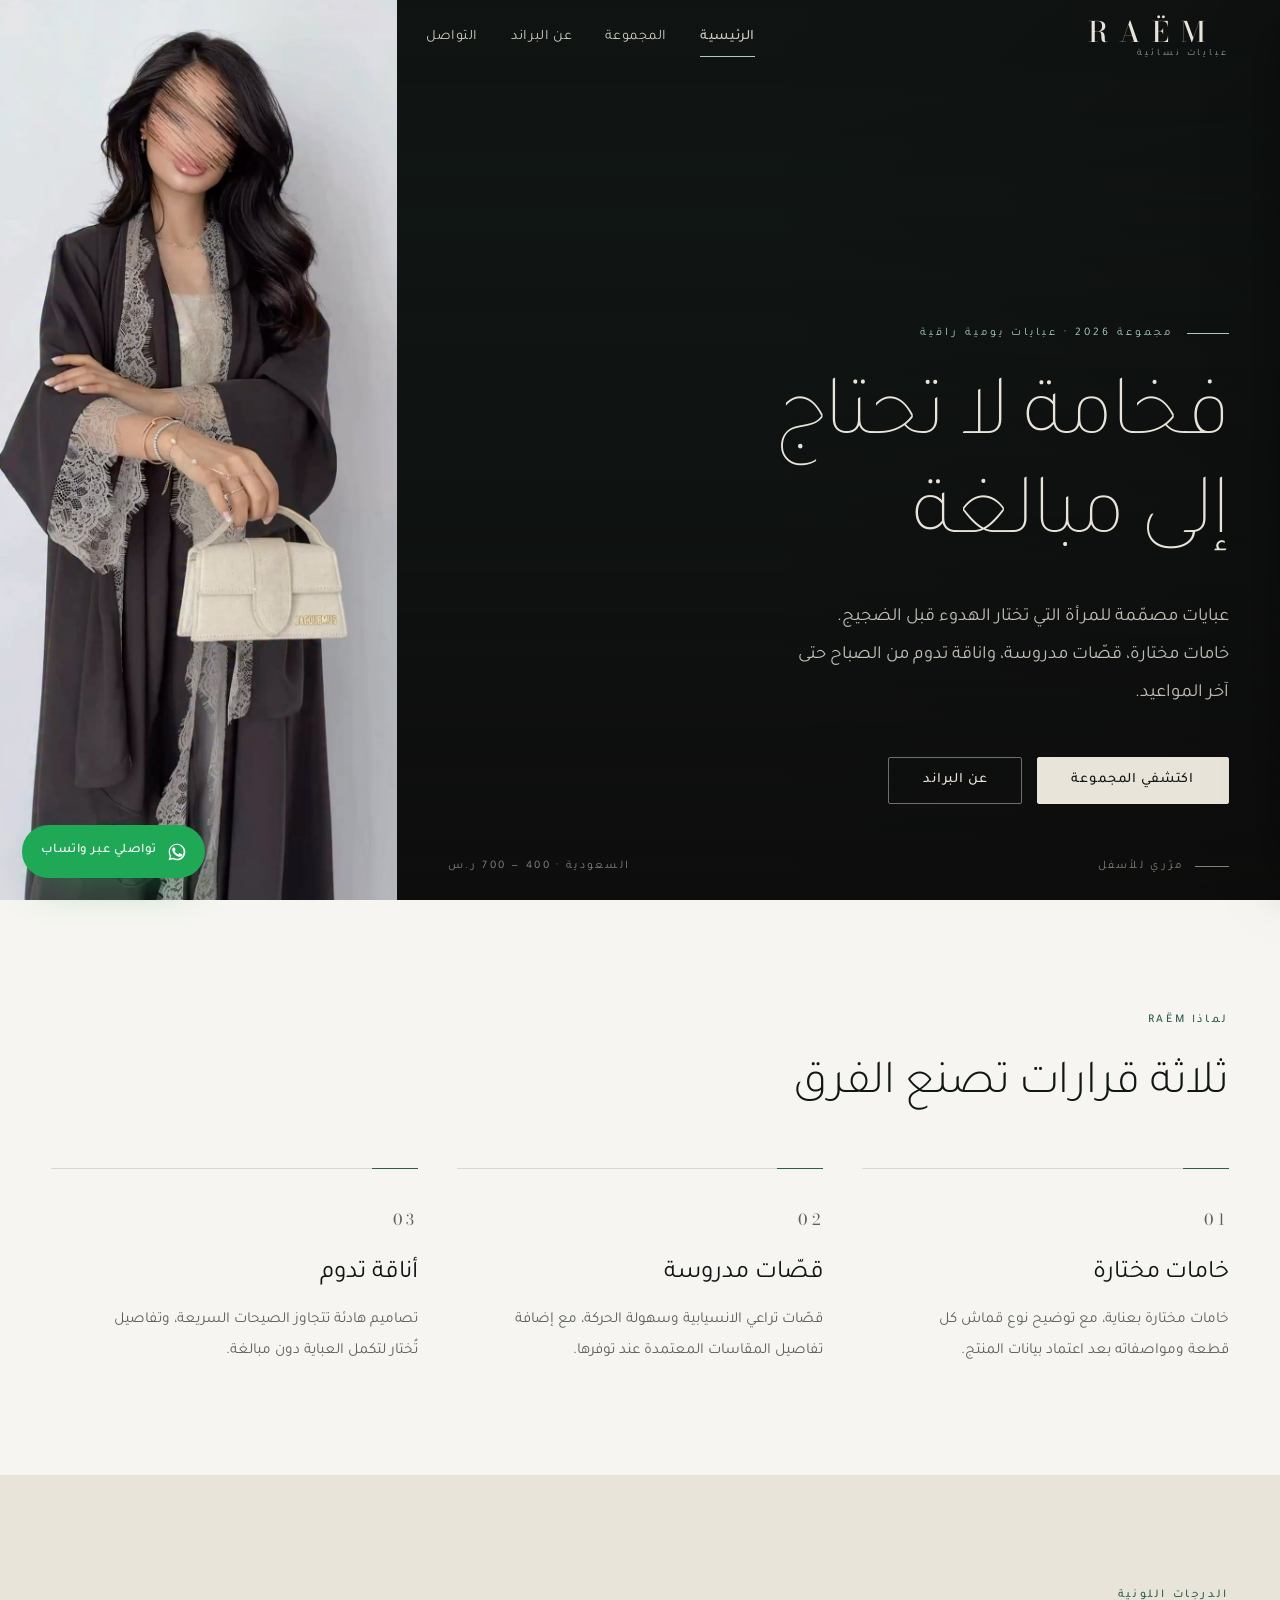
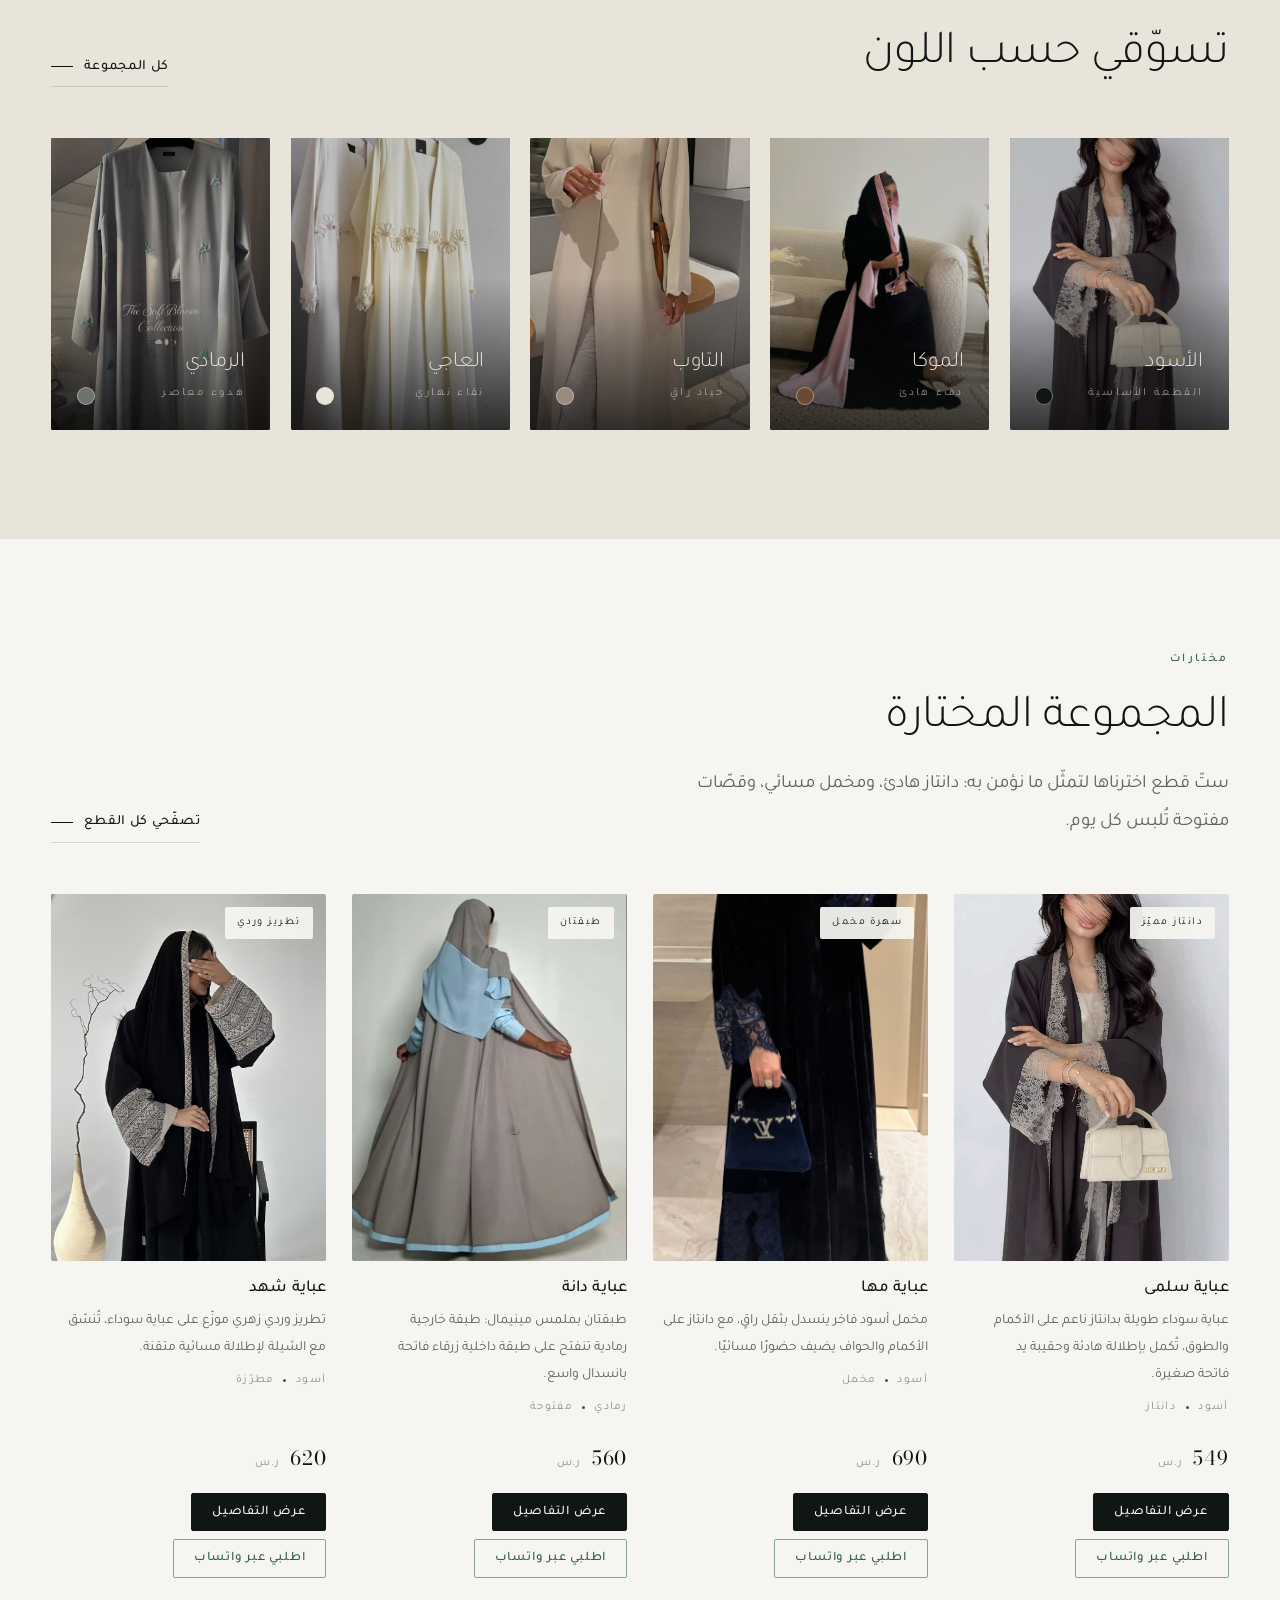
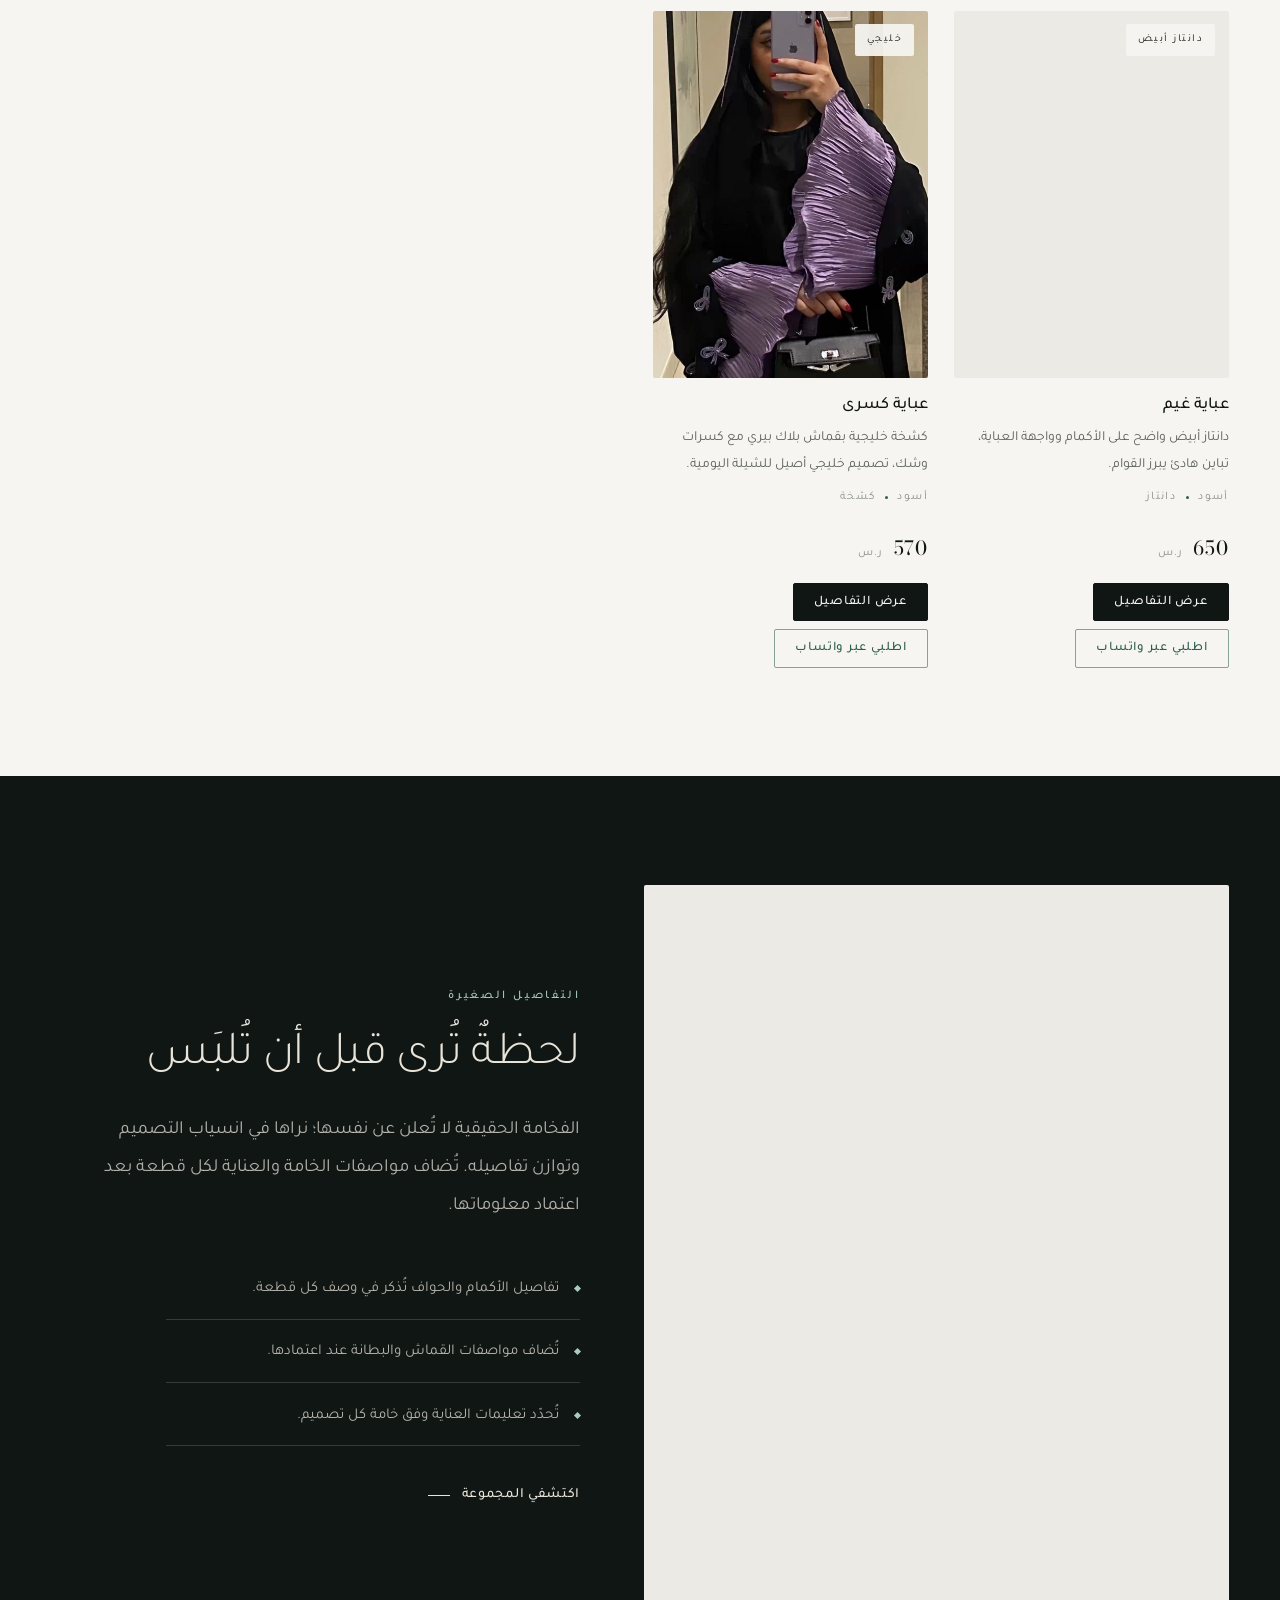
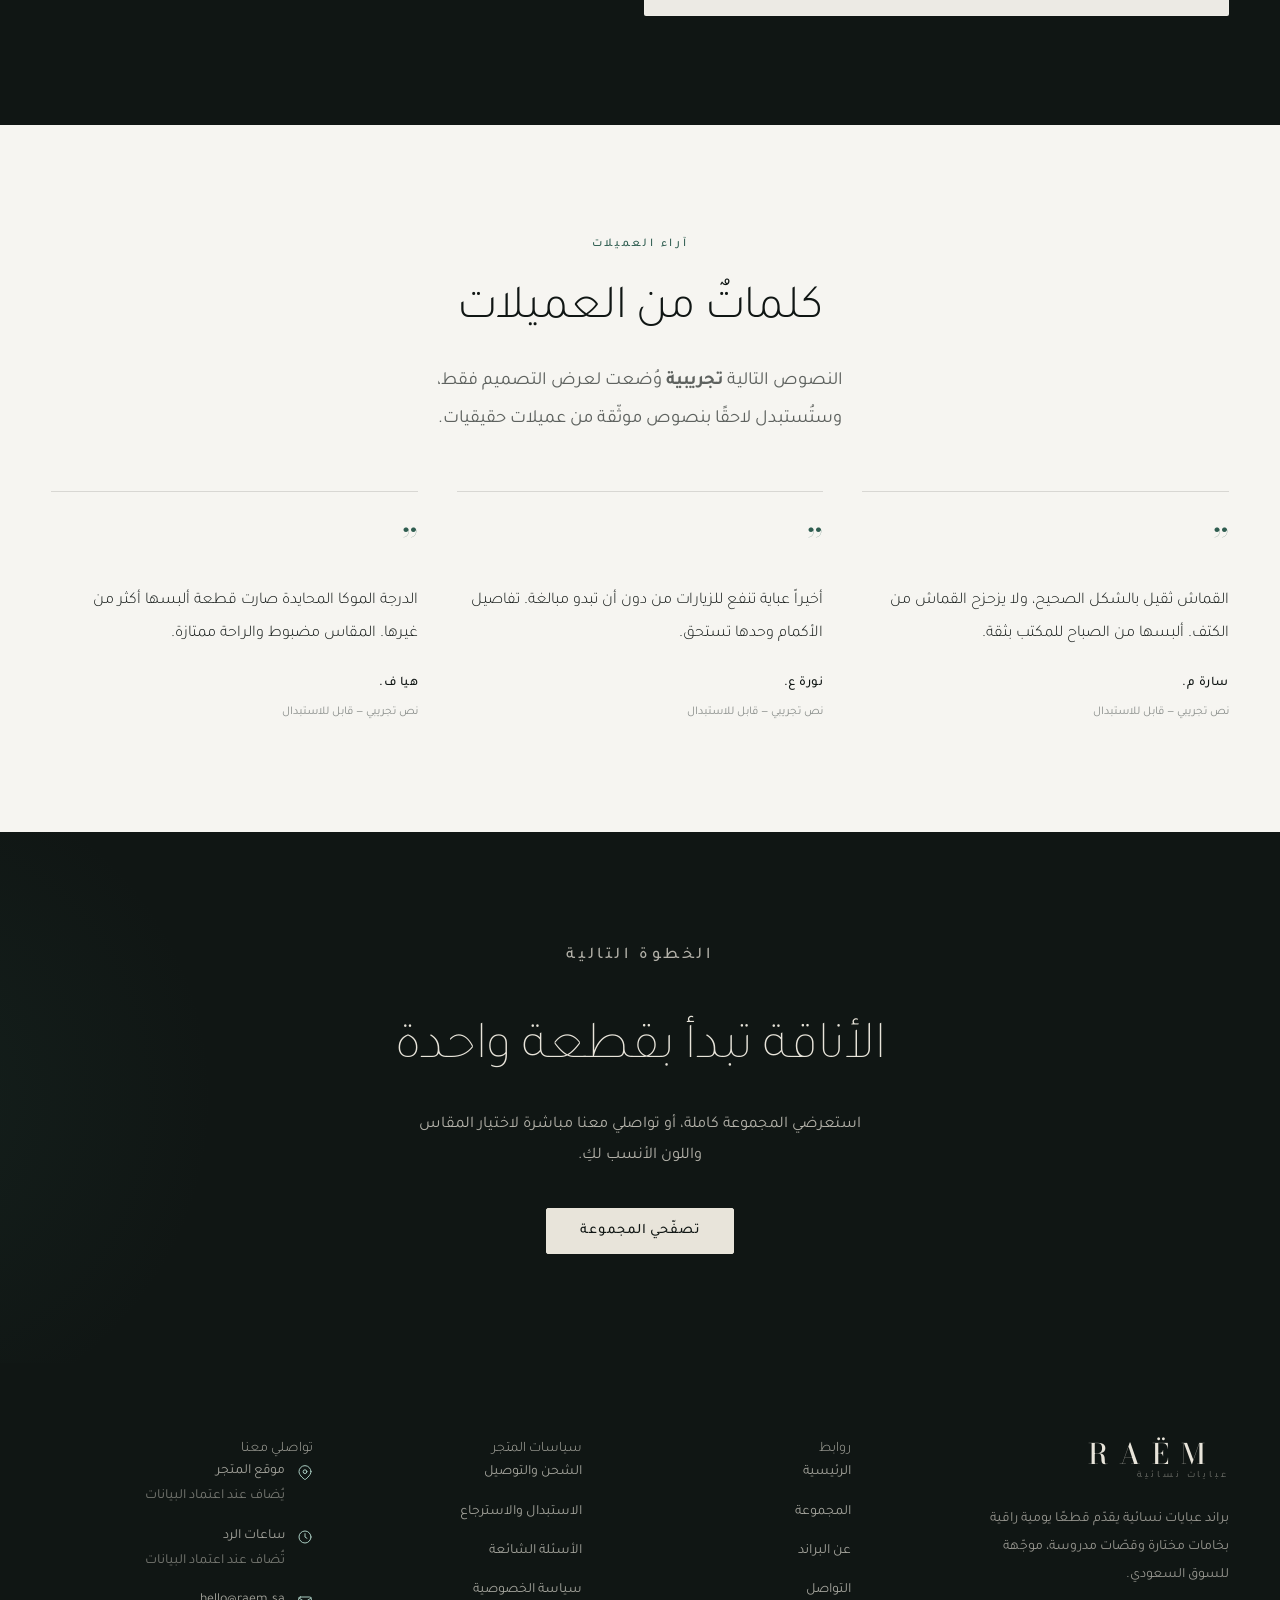
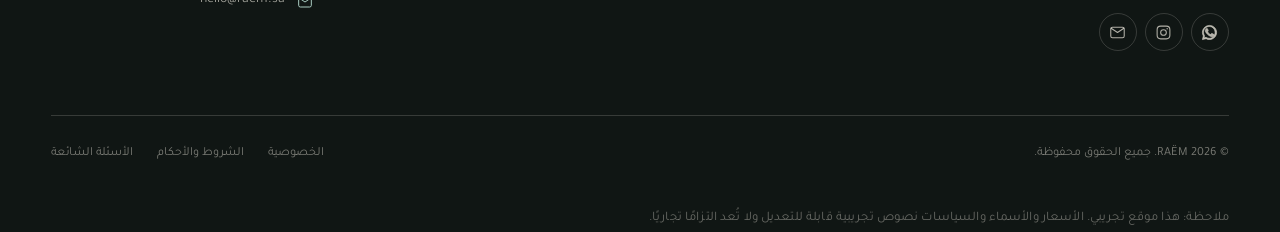
<file: index.html>
<!DOCTYPE html>
<html lang="ar" dir="rtl">
<head>
<meta charset="UTF-8">
<meta name="viewport" content="width=device-width, initial-scale=1">
<title>RAËM — عبايات نسائية فاخرة | فخامة لا تحتاج إلى مبالغة</title>
<meta name="description" content="RAËM — براند عبايات نسائية فاخرة للسوق السعودي. عبايات يومية راقية بخامات مختارة وقصّات مدروسة، بأسعار بين 400 و700 ريال.">
<meta name="theme-color" content="#101614">
<link rel="preconnect" href="https://fonts.googleapis.com">
<link rel="preconnect" href="https://fonts.gstatic.com" crossorigin>
<link rel="preconnect" href="https://images.unsplash.com">
<link href="https://fonts.googleapis.com/css2?family=Bodoni+Moda:ital,opsz,wght@0,6..96,400;0,6..96,500;1,6..96,400&family=Tajawal:wght@200;300;400;500;700&display=swap" rel="stylesheet">
<link rel="stylesheet" href="style.css">
<link rel="icon" href="data:image/svg+xml,<svg xmlns='http://www.w3.org/2000/svg' viewBox='0 0 100 100'><rect width='100' height='100' fill='%23101614'/><text x='50' y='64' font-family='Georgia,serif' font-size='46' fill='%23E8E4DA' text-anchor='middle'>R</text></svg>">
<script>document.documentElement.classList.add('js');</script>
</head>
<body>

<a class="skip-link" href="#main">تخطّي إلى المحتوى</a>

<!-- ================= الترويسة ================= -->
<header class="site-header header--light" id="siteHeader">
  <div class="header-inner">
    <a class="brand" href="index.html" aria-label="RAËM — الصفحة الرئيسية">
      <span class="brand-mark">RAËM</span>
      <span class="brand-sub">عبايات نسائية</span>
    </a>

    <nav class="nav-desktop" aria-label="التنقل الرئيسي">
      <a class="nav-link" href="index.html" aria-current="page">الرئيسية</a>
      <a class="nav-link" href="collection.html">المجموعة</a>
      <a class="nav-link" href="about.html">عن البراند</a>
      <a class="nav-link" href="contact.html">التواصل</a>
    </nav>

    <div class="header-actions">
      <button class="icon-btn" id="cartBtn" type="button" aria-label="حقيبة التسوق (واجهة تجريبية)">
        <svg viewBox="0 0 24 24" fill="none" stroke-width="1.4" stroke-linecap="round" stroke-linejoin="round" aria-hidden="true">
          <path d="M6 2 3 6v14a2 2 0 0 0 2 2h14a2 2 0 0 0 2-2V6l-3-4z"></path>
          <path d="M3 6h18"></path>
          <path d="M16 10a4 4 0 0 1-8 0"></path>
        </svg>
        <span class="bag-count" data-cart-count>0</span>
      </button>

      <button class="icon-btn nav-toggle" id="navToggle" type="button" aria-label="فتح القائمة" aria-expanded="false" aria-controls="mobileNav">
        <svg viewBox="0 0 24 24" fill="none" stroke-width="1.4" stroke-linecap="round" aria-hidden="true">
          <path d="M3 6h18"></path>
          <path d="M3 12h18"></path>
          <path d="M3 18h18"></path>
        </svg>
      </button>
    </div>
  </div>
</header>

<!-- قائمة الجوال -->
<nav class="nav-mobile" id="mobileNav" aria-label="قائمة الجوال">
  <a href="index.html"><span>01</span> الرئيسية</a>
  <a href="collection.html"><span>02</span> المجموعة</a>
  <a href="about.html"><span>03</span> عن البراند</a>
  <a href="contact.html"><span>04</span> التواصل</a>
  <div class="nav-mobile-foot">
    <a class="btn btn--sm btn--dark" href="collection.html">تصفّحي المجموعة</a>
    <a class="btn btn--sm btn--gold" href="contact.html" data-wa data-wa-text="مرحبًا، أرغب في الاستفسار عن عبايات RAËM.">تواصلي عبر واتساب</a>
  </div>
</nav>

<main id="main">

  <!-- ================= 1) البطل ================= -->
  <section class="hero">
    <div class="hero-media">
      <img src="assets/img/products/lace-collar-black.jpg"
           alt="عباية سلمى — عباية سوداء طويلة بدانتاز على الأكمام والطوق مع حقيبة يد فاتحة"
           width="1080" height="1920" fetchpriority="high" decoding="async">
    </div>
    <div class="hero-scrim" aria-hidden="true"></div>

    <div class="hero-inner">
      <p class="hero-eyebrow">مجموعة 2026 · عبايات يومية راقية</p>
      <h1 class="hero-title">فخامة لا تحتاج إلى مبالغة</h1>
      <p class="hero-lede">
        عبايات مصمّمة للمرأة التي تختار الهدوء قبل الضجيج. خامات مختارة،
        قصّات مدروسة، واناقة تدوم من الصباح حتى آخر المواعيد.
      </p>
      <div class="hero-actions">
        <a class="btn btn--light" href="collection.html">اكتشفي المجموعة</a>
        <a class="btn btn--outline-light" href="about.html">عن البراند</a>
      </div>
    </div>

    <div class="hero-foot" aria-hidden="true">
      <span class="hero-scroll">مرّري للأسفل</span>
      <span>السعودية · 400 — 700 ر.س</span>
    </div>
  </section>

  <!-- ================= 2) ثلاث مميزات ================= -->
  <section class="section section--paper" id="features">
    <div class="container">
      <div class="section-head reveal">
        <p class="eyebrow">لماذا RAËM</p>
        <h2 class="section-title">ثلاثة قرارات تصنع الفرق</h2>
      </div>

      <div class="feature-grid">
        <article class="feature reveal" data-delay="1">
          <p class="feature-index">01</p>
          <h3>خامات مختارة</h3>
          <p>خامات مختارة بعناية، مع توضيح نوع قماش كل قطعة ومواصفاته بعد اعتماد بيانات المنتج.</p>
        </article>
        <article class="feature reveal" data-delay="2">
          <p class="feature-index">02</p>
          <h3>قصّات مدروسة</h3>
          <p>قصّات تراعي الانسيابية وسهولة الحركة، مع إضافة تفاصيل المقاسات المعتمدة عند توفرها.</p>
        </article>
        <article class="feature reveal" data-delay="3">
          <p class="feature-index">03</p>
          <h3>أناقة تدوم</h3>
          <p>تصاميم هادئة تتجاوز الصيحات السريعة، وتفاصيل تُختار لتكمل العباية دون مبالغة.</p>
        </article>
      </div>
    </div>
  </section>

  <!-- ================= 3) تسوّقي حسب اللون ================= -->
  <section class="section section--ivory" id="colors">
    <div class="container">
      <div class="section-head section-head--split reveal">
        <div>
          <p class="eyebrow">الدرجات اللونية</p>
          <h2 class="section-title">تسوّقي حسب اللون</h2>
        </div>
        <a class="link-arrow" href="collection.html">كل المجموعة</a>
      </div>

      <!-- تُولَّد بطاقات الألوان تلقائيًا من script.js (RAEM_COLORS) -->
      <div class="color-grid" data-colors></div>
    </div>
  </section>

  <!-- ================= 4) المجموعة المختارة ================= -->
  <section class="section section--paper" id="featured">
    <div class="container">
      <div class="section-head section-head--split reveal">
        <div>
          <p class="eyebrow">مختارات</p>
          <h2 class="section-title">المجموعة المختارة</h2>
          <p class="lede" style="margin-block-start:1rem">ستّ قطع اخترناها لتمثّل ما نؤمن به: دانتاز هادئ، ومخمل مسائي، وقصّات مفتوحة تُلبس كل يوم.</p>
        </div>
        <a class="link-arrow" href="collection.html">تصفّحي كل القطع</a>
      </div>

      <!-- يتم توليد البطاقات تلقائيًا من ملف script.js (قابلة للتعديل) -->
      <div class="product-grid" data-products data-limit="6" data-featured="true"></div>
    </div>
  </section>

  <!-- ================= 5) قسم بصري تحريري ================= -->
  <section class="section section--dark" id="craft">
    <div class="container editorial-grid">
      <figure class="editorial-media editorial-media--tall reveal">
        <img src="assets/img/products/white-lace-black.jpg"
             alt="تفاصيل أكمام عباية سوداء بدانتاز أبيض أمام خلفية فاتحة" loading="lazy" decoding="async" width="1200" height="1500">
      </figure>

      <div class="editorial-copy reveal" data-delay="1">
        <p class="eyebrow">التفاصيل الصغيرة</p>
        <h2 class="section-title">لحظةٌ تُرى قبل أن تُلبَس</h2>
        <p class="lede">
          الفخامة الحقيقية لا تُعلن عن نفسها؛ نراها في انسياب التصميم
          وتوازن تفاصيله. تُضاف مواصفات الخامة والعناية لكل قطعة بعد
          اعتماد معلوماتها.
        </p>

        <ul class="detail-list">
          <li>تفاصيل الأكمام والحواف تُذكر في وصف كل قطعة.</li>
          <li>تُضاف مواصفات القماش والبطانة عند اعتمادها.</li>
          <li>تُحدّد تعليمات العناية وفق خامة كل تصميم.</li>
        </ul>

        <a class="link-arrow" href="collection.html">اكتشفي المجموعة</a>
      </div>
    </div>
  </section>

  <!-- ================= 6) آراء العميلات ================= -->
  <section class="section section--paper" id="reviews">
    <div class="container">
      <div class="section-head section-head--center reveal">
        <p class="eyebrow">آراء العميلات</p>
        <h2 class="section-title">كلماتٌ من العميلات</h2>
        <p class="lede" style="margin-block-start:1rem">
          النصوص التالية <strong>تجريبية</strong> وُضعت لعرض التصميم فقط،
          وستُستبدل لاحقًا بنصوص موثّقة من عميلات حقيقيات.
        </p>
      </div>

      <div class="testimonial-grid">
        <figure class="testimonial reveal" data-delay="1">
          <p class="testimonial-mark" aria-hidden="true">”</p>
          <blockquote>القماش ثقيل بالشكل الصحيح، ولا يزحزح القماش من الكتف. ألبسها من الصباح للمكتب بثقة.</blockquote>
          <figcaption>
            <span class="t-name">سارة م.</span>
            <span class="t-note">نص تجريبي — قابل للاستبدال</span>
          </figcaption>
        </figure>

        <figure class="testimonial reveal" data-delay="2">
          <p class="testimonial-mark" aria-hidden="true">”</p>
          <blockquote>أخيراً عباية تنفع للزيارات من دون أن تبدو مبالغة. تفاصيل الأكمام وحدها تستحق.</blockquote>
          <figcaption>
            <span class="t-name">نورة ع.</span>
            <span class="t-note">نص تجريبي — قابل للاستبدال</span>
          </figcaption>
        </figure>

        <figure class="testimonial reveal" data-delay="3">
          <p class="testimonial-mark" aria-hidden="true">”</p>
          <blockquote>الدرجة الموكا المحايدة صارت قطعة ألبسها أكثر من غيرها. المقاس مضبوط والراحة ممتازة.</blockquote>
          <figcaption>
            <span class="t-name">هيا ف.</span>
            <span class="t-note">نص تجريبي — قابل للاستبدال</span>
          </figcaption>
        </figure>
      </div>
    </div>
  </section>

  <!-- ================= 7) نداء لاستكشاف المجموعة ================= -->
  <section class="section cta">
    <div class="container cta-inner">
      <p class="eyebrow reveal">الخطوة التالية</p>
      <h2 class="reveal" data-delay="1">الأناقة تبدأ بقطعة واحدة</h2>
      <p class="reveal" data-delay="2">
        استعرضي المجموعة كاملة، أو تواصلي معنا مباشرة لاختيار المقاس واللون
        الأنسب لكِ.
      </p>
      <a class="btn btn--light reveal" data-delay="3" href="collection.html">تصفّحي المجموعة</a>
    </div>
  </section>

</main>

<!-- ================= التذييل ================= -->
<footer class="site-footer">
  <div class="container">
    <div class="footer-grid">
      <div class="footer-brand">
        <a class="brand" href="index.html" aria-label="RAËM">
          <span class="brand-mark">RAËM</span>
          <span class="brand-sub">عبايات نسائية</span>
        </a>
        <p class="footer-about">
          براند عبايات نسائية يقدّم قطعًا يومية راقية بخامات مختارة
          وقصّات مدروسة، موجّهة للسوق السعودي.
        </p>
        <div class="social-row">
          <a href="#" data-wa data-wa-text="مرحبًا RAËM، أرغب في الاستفسار عن العبايات." aria-label="تواصلي عبر واتساب">
            <svg viewBox="0 0 24 24" fill="currentColor" stroke="none" aria-hidden="true">
              <path d="M17.5 14.4c-.3-.2-1.7-.9-2-1-.3-.1-.5-.2-.7.1s-.7 1-.9 1.1c-.2.2-.3.2-.6.1-1.7-.9-2.8-1.5-3.9-3.4-.3-.5.3-.5.8-1.6.1-.2 0-.4 0-.5s-.7-1.6-.9-2.2c-.2-.6-.5-.5-.7-.5h-.6c-.2 0-.5.1-.8.4-.3.3-1 1-1 2.5s1.1 2.9 1.2 3.1c.2.2 2.1 3.2 5.1 4.5.7.3 1.3.5 1.7.6.7.2 1.4.2 1.9.1.6-.1 1.7-.7 2-1.4.2-.7.2-1.3.2-1.4-.1-.2-.3-.3-.6-.4zM12 2C6.5 2 2 6.5 2 12c0 1.8.5 3.4 1.3 4.9L2 22l5.2-1.3c1.4.8 3.1 1.2 4.8 1.2 5.5 0 10-4.5 10-10S17.5 2 12 2zm0 18.2c-1.6 0-3.1-.4-4.4-1.2l-.3-.2-3.1.8.8-3-.2-.3c-.8-1.4-1.3-3-1.3-4.7 0-4.5 3.7-8.2 8.2-8.2s8.2 3.7 8.2 8.2-3.5 8.6-7.9 8.6z"/>
            </svg>
          </a>
          <a href="#" data-instagram aria-label="حسابنا على إنستغرام">
            <svg viewBox="0 0 24 24" fill="none" stroke-width="1.5" aria-hidden="true">
              <rect x="3" y="3" width="18" height="18" rx="5"></rect>
              <circle cx="12" cy="12" r="4"></circle>
              <circle cx="17.2" cy="6.8" r="1" fill="currentColor" stroke="none"></circle>
            </svg>
          </a>
          <a href="#" data-email aria-label="بريدنا الإلكتروني">
            <svg viewBox="0 0 24 24" fill="none" stroke-width="1.5" stroke-linecap="round" stroke-linejoin="round" aria-hidden="true">
              <rect x="2.5" y="4.5" width="19" height="15" rx="2.5"></rect>
              <path d="m3 6 9 6 9-6"></path>
            </svg>
          </a>
        </div>
      </div>

      <div>
        <h4>روابط</h4>
        <ul class="footer-list">
          <li><a href="index.html">الرئيسية</a></li>
          <li><a href="collection.html">المجموعة</a></li>
          <li><a href="about.html">عن البراند</a></li>
          <li><a href="contact.html">التواصل</a></li>
        </ul>
      </div>

      <div>
        <h4>سياسات المتجر</h4>
        <ul class="footer-list">
          <li><a href="contact.html#shipping">الشحن والتوصيل</a></li>
          <li><a href="contact.html#returns">الاستبدال والاسترجاع</a></li>
          <li><a href="contact.html#faq">الأسئلة الشائعة</a></li>
          <li><a href="contact.html#privacy">سياسة الخصوصية</a></li>
        </ul>
      </div>

      <div>
        <h4>تواصلي معنا</h4>
        <ul class="footer-contact">
          <li>
            <svg viewBox="0 0 24 24" fill="none" stroke-width="1.5" stroke-linecap="round" stroke-linejoin="round" aria-hidden="true">
              <path d="M21 10c0 6-9 12-9 12s-9-6-9-12a9 9 0 0 1 18 0z"></path>
              <circle cx="12" cy="10" r="2.8"></circle>
            </svg>
            <span>موقع المتجر<br><em style="font-style:normal;opacity:.7">يُضاف عند اعتماد البيانات</em></span>
          </li>
          <li>
            <svg viewBox="0 0 24 24" fill="none" stroke-width="1.5" stroke-linecap="round" stroke-linejoin="round" aria-hidden="true">
              <circle cx="12" cy="12" r="9"></circle>
              <path d="M12 7v5l3 2"></path>
            </svg>
            <span>ساعات الرد<br><em style="font-style:normal;opacity:.7">تُضاف عند اعتماد البيانات</em></span>
          </li>
          <li>
            <svg viewBox="0 0 24 24" fill="none" stroke-width="1.5" stroke-linecap="round" stroke-linejoin="round" aria-hidden="true">
              <rect x="2.5" y="4.5" width="19" height="15" rx="2.5"></rect>
              <path d="m3 6 9 6 9-6"></path>
            </svg>
            <span><a href="#" data-email>hello@raem.sa</a></span>
          </li>
        </ul>
      </div>
    </div>

    <div class="footer-bottom">
      <p>© <span id="year">2026</span> RAËM. جميع الحقوق محفوظة.</p>
      <nav aria-label="روابط قانونية">
        <a href="contact.html#privacy">الخصوصية</a>
        <a href="contact.html#terms">الشروط والأحكام</a>
        <a href="contact.html#faq">الأسئلة الشائعة</a>
      </nav>
    </div>
    <p class="note" style="margin-block-start:1rem;color:rgba(232,228,218,.4)">
      ملاحظة: هذا موقع تجريبي. الأسعار والأسماء والسياسات نصوص تجريبية قابلة للتعديل ولا تُعد التزامًا تجاريًا.
    </p>
  </div>
</footer>

<!-- ================= زر واتساب العائم ================= -->
<!-- رقم واتساب: عدّليه في script.js داخل RAEM_CONFIG.whatsappNumber -->
<a class="wa-float" id="waFloat" href="https://wa.me/966542308267" target="_blank" rel="noopener" aria-label="تواصلي عبر واتساب">
  <svg viewBox="0 0 24 24" aria-hidden="true">
    <path d="M17.5 14.4c-.3-.2-1.7-.9-2-1-.3-.1-.5-.2-.7.1s-.7 1-.9 1.1c-.2.2-.3.2-.6.1-1.7-.9-2.8-1.5-3.9-3.4-.3-.5.3-.5.8-1.6.1-.2 0-.4 0-.5s-.7-1.6-.9-2.2c-.2-.6-.5-.5-.7-.5h-.6c-.2 0-.5.1-.8.4-.3.3-1 1-1 2.5s1.1 2.9 1.2 3.1c.2.2 2.1 3.2 5.1 4.5.7.3 1.3.5 1.7.6.7.2 1.4.2 1.9.1.6-.1 1.7-.7 2-1.4.2-.7.2-1.3.2-1.4-.1-.2-.3-.3-.6-.4zM12 2C6.5 2 2 6.5 2 12c0 1.8.5 3.4 1.3 4.9L2 22l5.2-1.3c1.4.8 3.1 1.2 4.8 1.2 5.5 0 10-4.5 10-10S17.5 2 12 2zm0 18.2c-1.6 0-3.1-.4-4.4-1.2l-.3-.2-3.1.8.8-3-.2-.3c-.8-1.4-1.3-3-1.3-4.7 0-4.5 3.7-8.2 8.2-8.2s8.2 3.7 8.2 8.2-3.5 8.6-7.9 8.6z"/>
  </svg>
  <span class="wa-label">تواصلي عبر واتساب</span>
</a>

<!-- ================= طبقات الحقيبة والنافذة ================= -->
<div class="scrim" id="scrim"></div>

<aside class="drawer" id="cartDrawer" aria-label="حقيبة التسوق (واجهة تجريبية)" aria-hidden="true">
  <div class="drawer-head">
    <div>
      <h3>حقيبة التسوق</h3>
      <p>واجهة تجريبية — بلا دفع إلكتروني</p>
    </div>
    <button class="icon-btn" type="button" data-close-modal aria-label="إغلاق الحقيبة">
      <svg viewBox="0 0 24 24" fill="none" stroke-width="1.5" stroke-linecap="round" aria-hidden="true">
        <path d="M6 6 18 18M18 6 6 18"></path>
      </svg>
    </button>
  </div>
  <div class="drawer-body" id="cartItems"></div>
  <div class="drawer-foot">
    <div class="drawer-note">
      هذه حقيبة عرض فقط. لا يوجد خادم ولا عملية دفع — يُنجَز الطلب عبر واتساب بعد تأكيد التوفر والمقاس.
    </div>
    <div class="drawer-total">
      <span>الإجمالي التقديري</span>
      <strong id="cartTotal">0 ر.س</strong>
    </div>
    <a class="btn btn--dark btn--block" id="cartOrderBtn" href="#" data-wa>أرسلي الطلب عبر واتساب</a>
  </div>
</aside>

<div class="modal" id="productModal" role="dialog" aria-modal="true" aria-labelledby="modalName" aria-hidden="true">
  <div class="modal-card">
    <button class="modal-close" type="button" data-close-modal aria-label="إغلاق">
      <svg viewBox="0 0 24 24" fill="none" stroke-width="1.5" stroke-linecap="round" aria-hidden="true">
        <path d="M6 6 18 18M18 6 6 18"></path>
      </svg>
    </button>
    <div class="modal-media">
      <img id="modalImg" src="[data-uri]" alt="" width="900" height="1200">
    </div>
    <div class="modal-body">
      <p class="eyebrow">تفاصيل القطعة</p>
      <h3 id="modalName"></h3>
      <p class="modal-price" id="modalPrice"></p>
      <p class="lede" id="modalDesc"></p>
      <ul class="modal-specs" id="modalSpecs"></ul>
      <div class="modal-actions">
        <a class="btn btn--dark" id="modalWaBtn" href="#" data-wa>اطلبي عبر واتساب</a>
        <button class="btn btn--gold" type="button" data-add-from-modal>أضيفي إلى الحقيبة</button>
      </div>
    </div>
  </div>
</div>

<script src="script.js"></script>
<script>
  // سنة التذييل
  (function () {
    var y = document.getElementById('year');
    if (y) y.textContent = new Date().getFullYear();
  })();
</script>
</body>
</html>
</file>
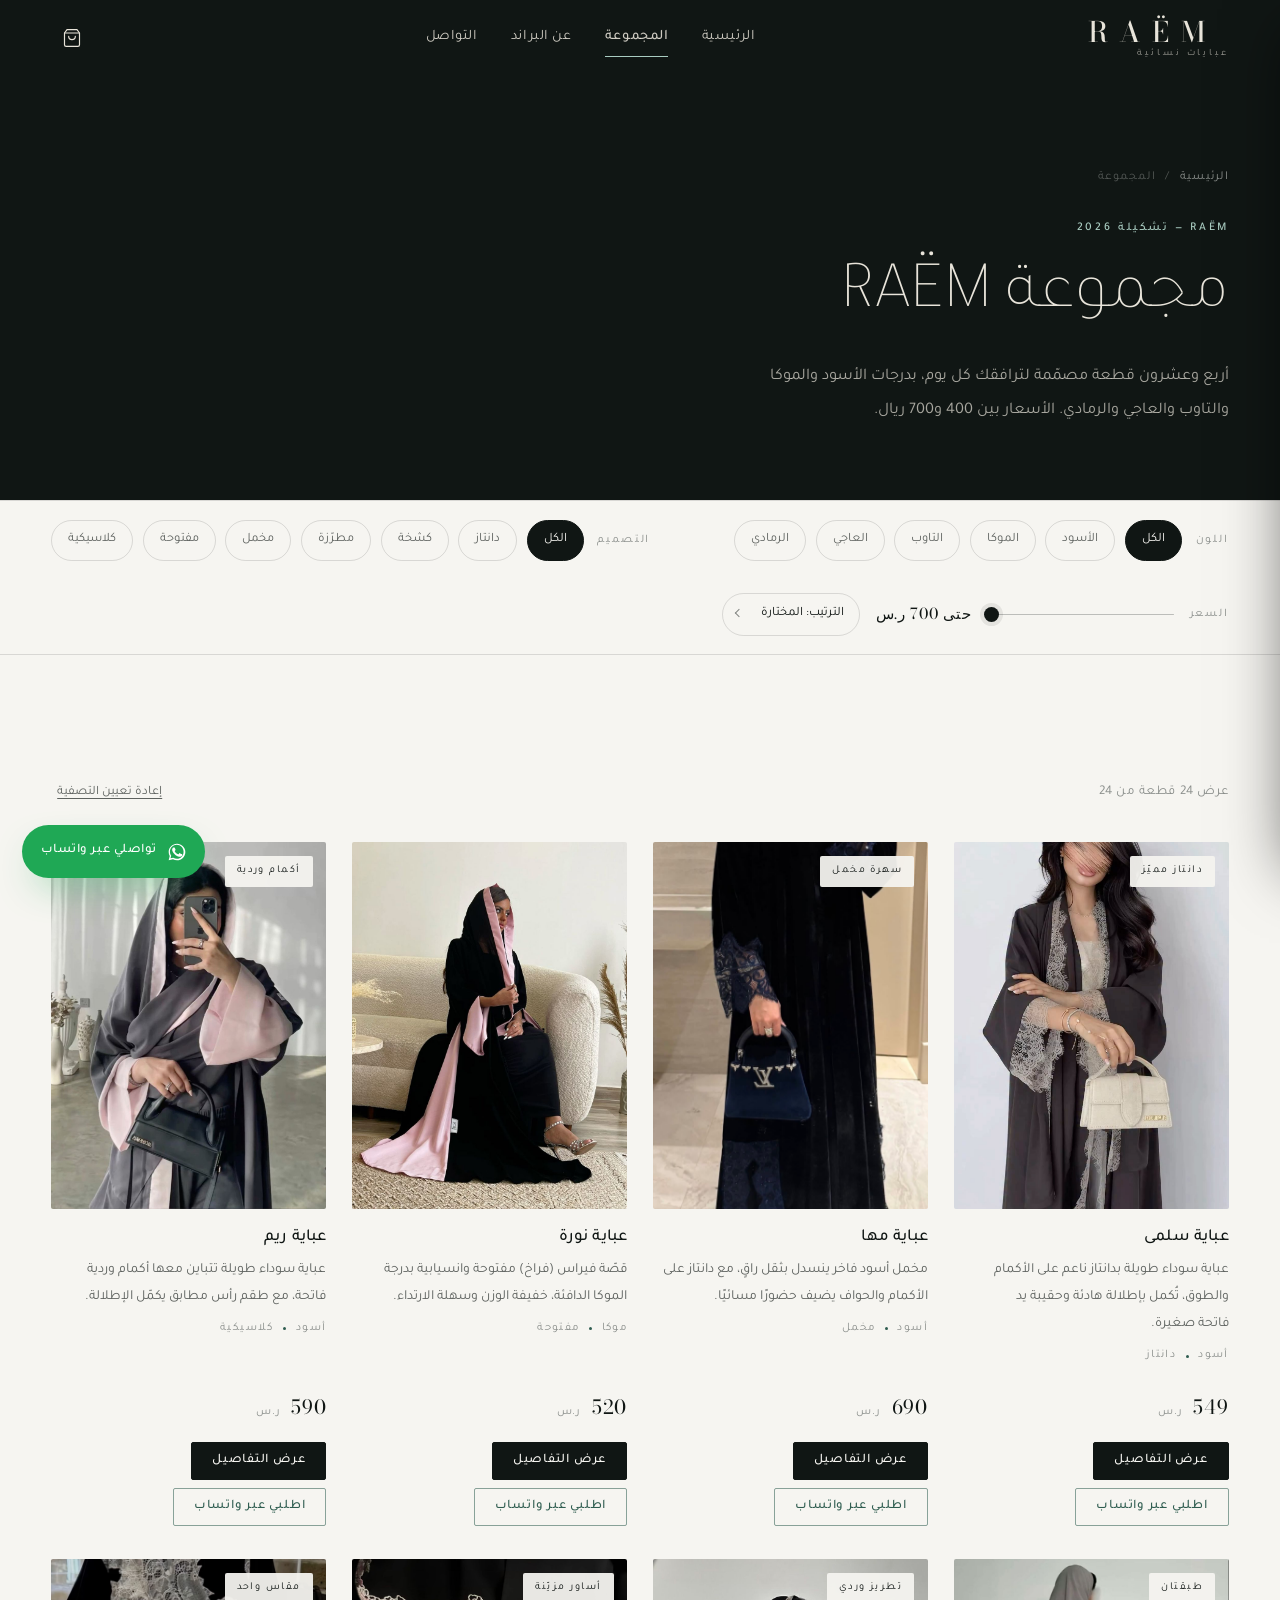
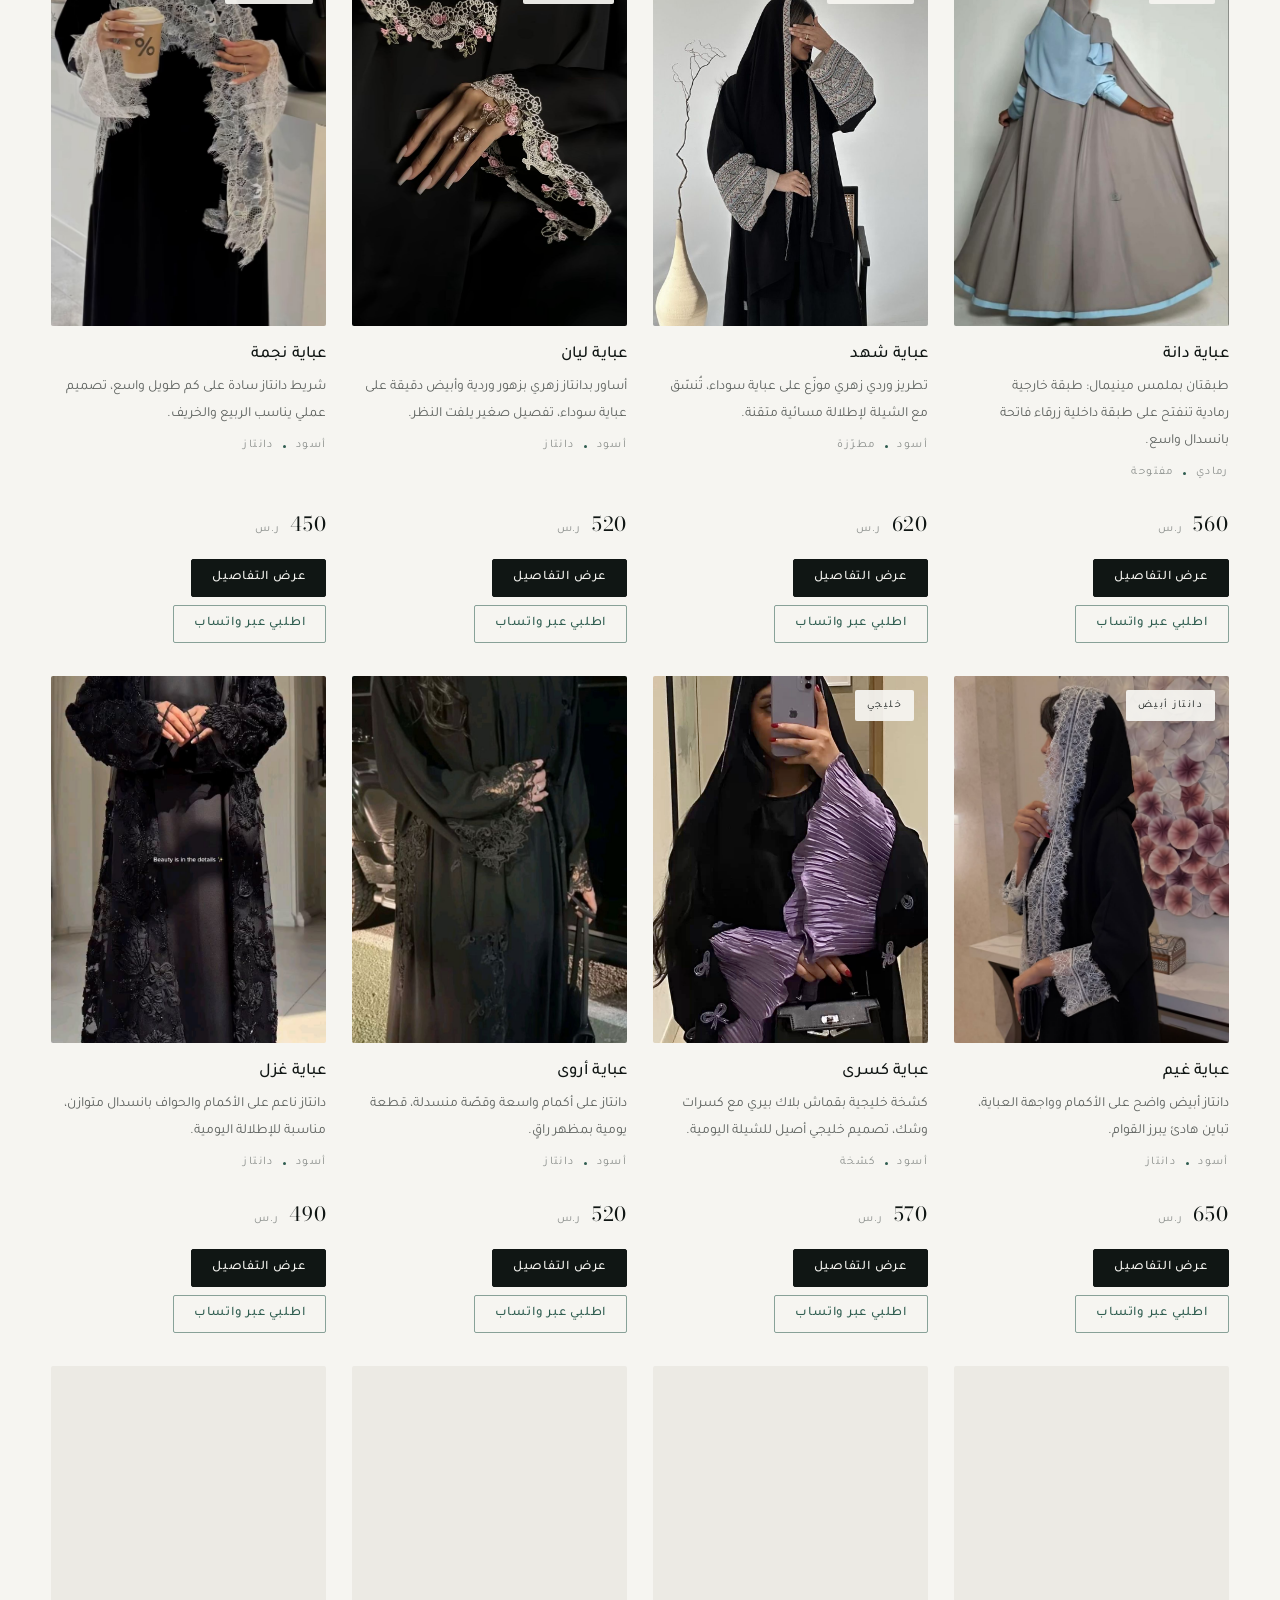
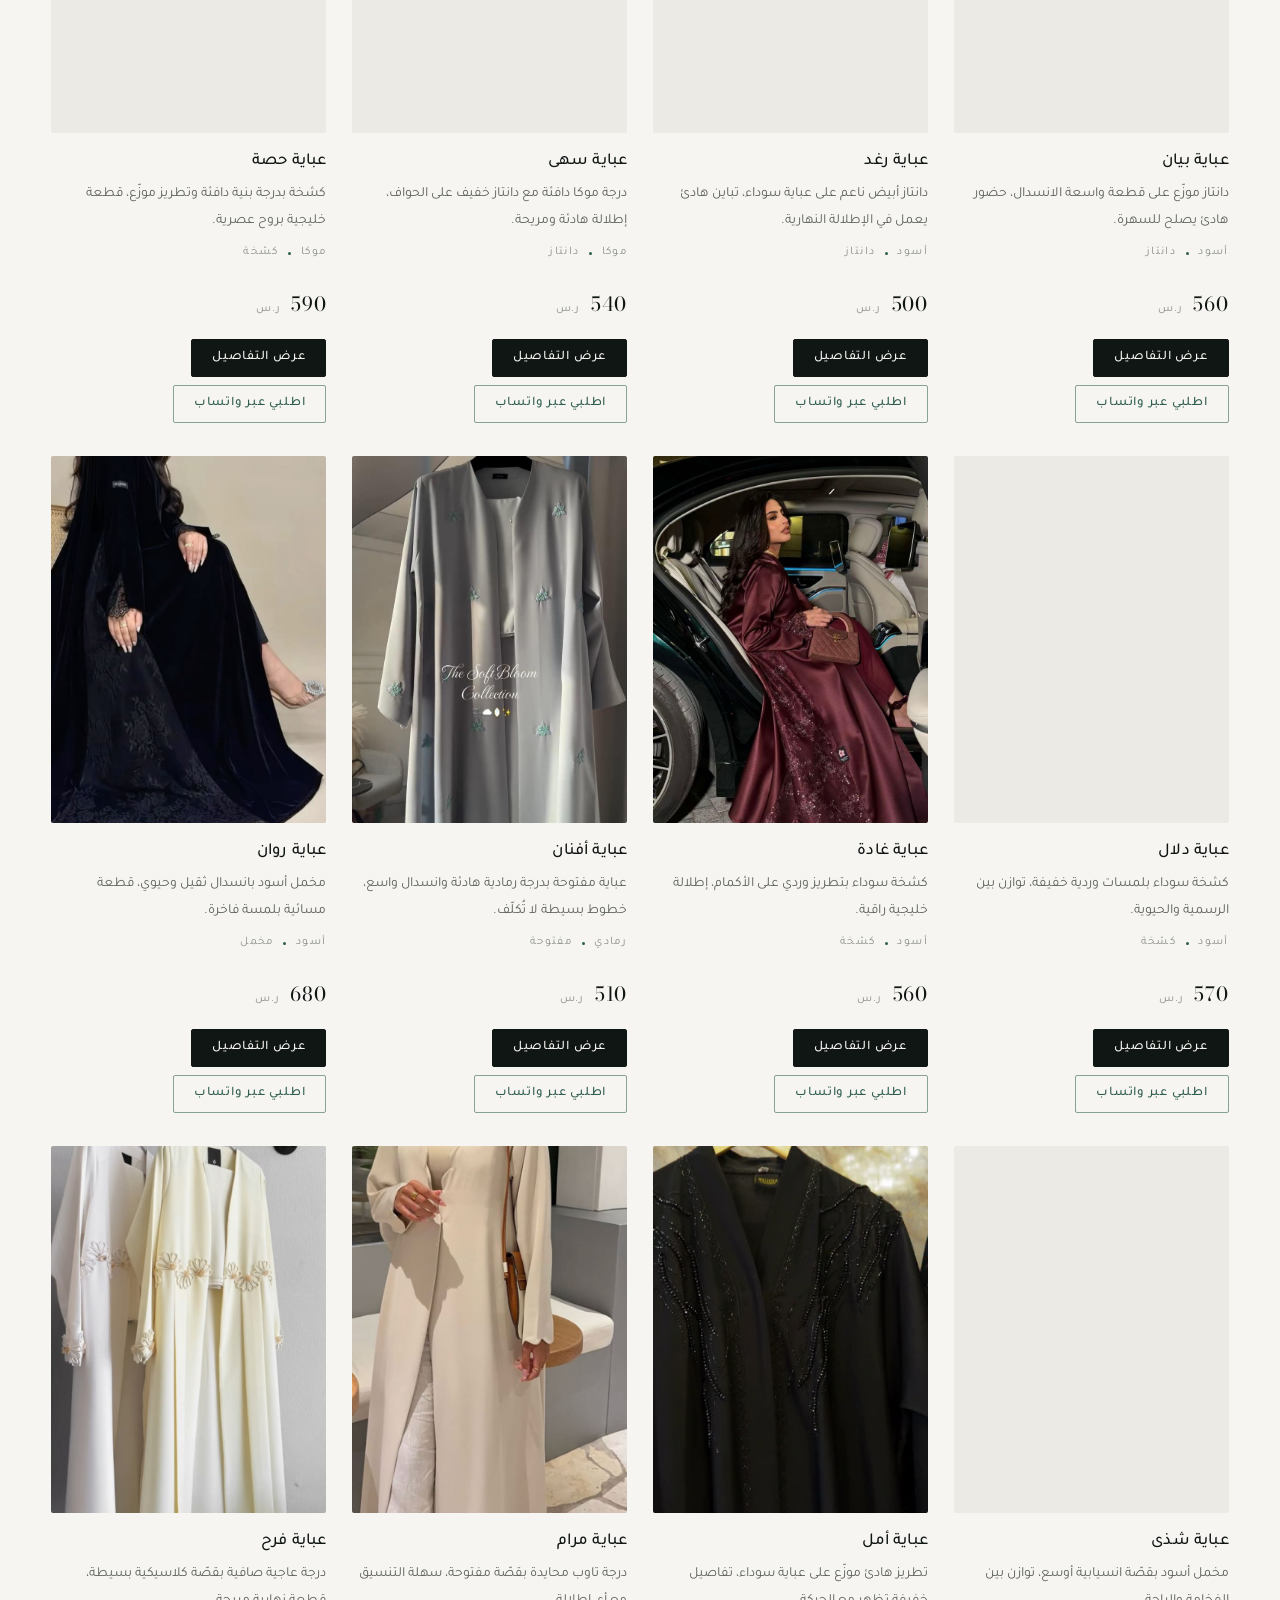
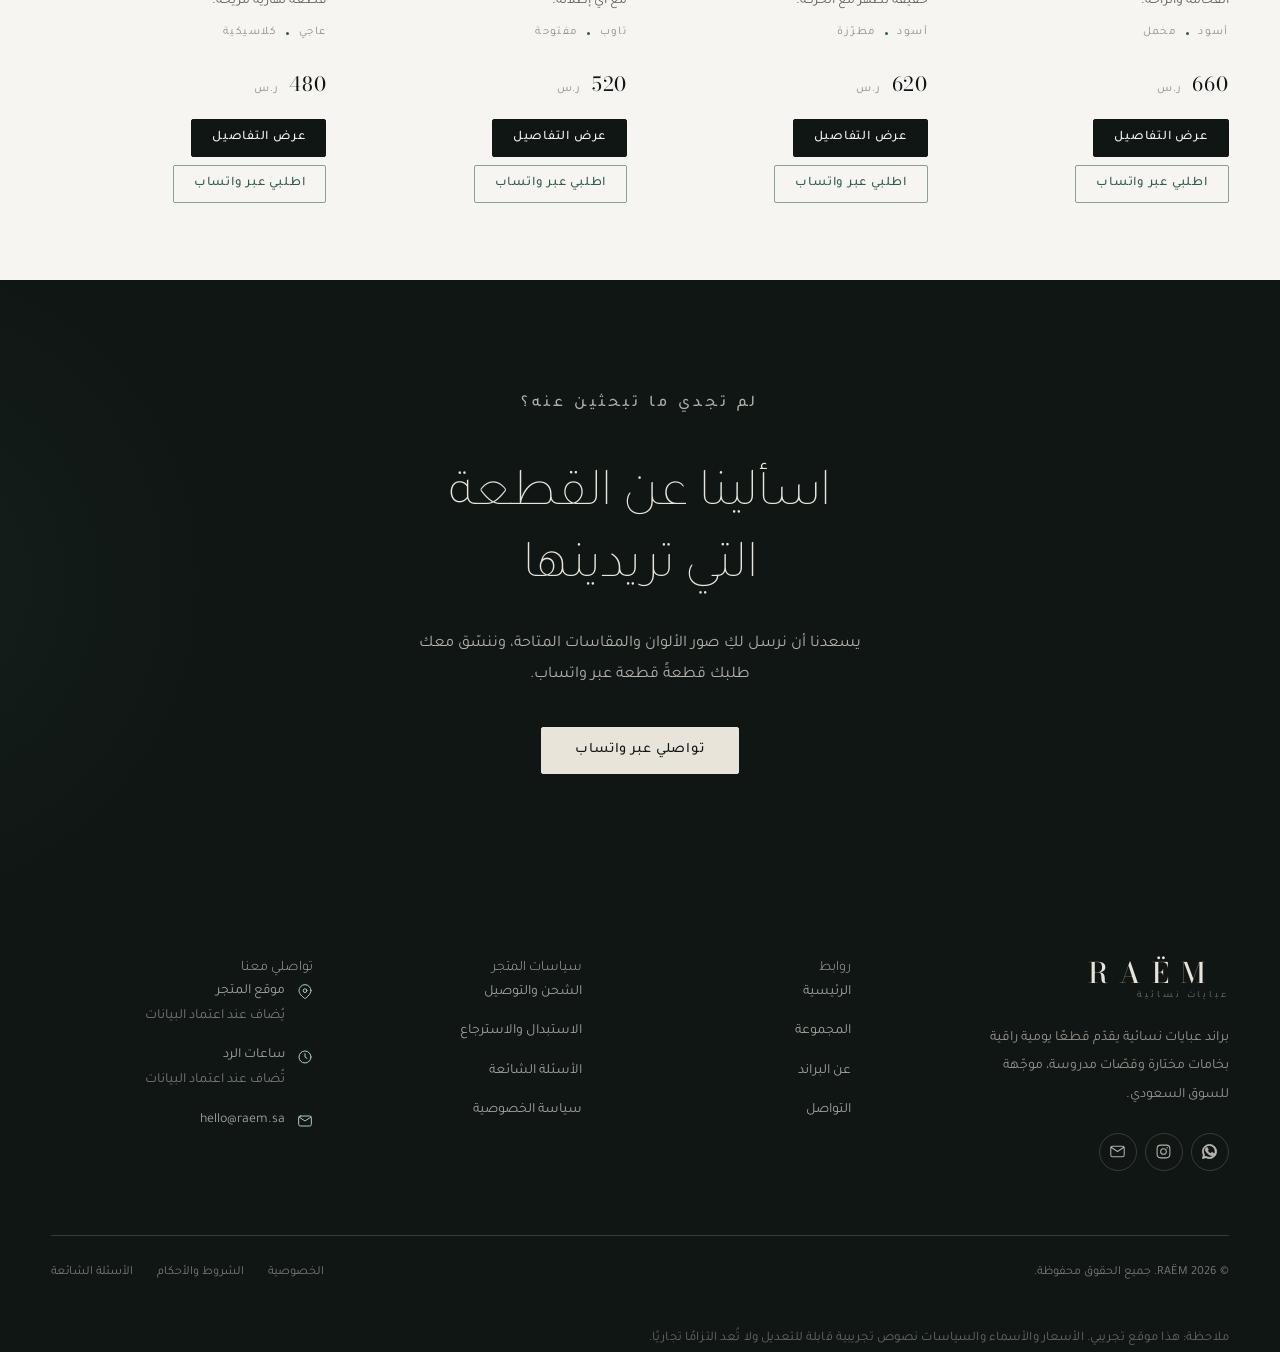
<file: collection.html>
<!DOCTYPE html>
<html lang="ar" dir="rtl">
<head>
<meta charset="UTF-8">
<meta name="viewport" content="width=device-width, initial-scale=1">
<title>المجموعة — RAËM | عبايات نسائية فاخرة</title>
<meta name="description" content="مجموعة RAËM الكاملة: عبايات نسائية فاخرة بأسعار بين 400 و700 ريال. صفّي حسب اللون والسعر ونوع التصميم.">
<meta name="theme-color" content="#101614">
<link rel="preconnect" href="https://fonts.googleapis.com">
<link rel="preconnect" href="https://fonts.gstatic.com" crossorigin>
<link rel="preconnect" href="https://images.unsplash.com">
<link href="https://fonts.googleapis.com/css2?family=Bodoni+Moda:ital,opsz,wght@0,6..96,400;0,6..96,500;1,6..96,400&family=Tajawal:wght@200;300;400;500;700&display=swap" rel="stylesheet">
<link rel="stylesheet" href="style.css">
<link rel="icon" href="data:image/svg+xml,<svg xmlns='http://www.w3.org/2000/svg' viewBox='0 0 100 100'><rect width='100' height='100' fill='%23101614'/><text x='50' y='64' font-family='Georgia,serif' font-size='46' fill='%23E8E4DA' text-anchor='middle'>R</text></svg>">
<script>document.documentElement.classList.add('js');</script>
</head>
<body>

<a class="skip-link" href="#main">تخطّي إلى المحتوى</a>

<!-- ================= الترويسة ================= -->
<header class="site-header header--light" id="siteHeader">
  <div class="header-inner">
    <a class="brand" href="index.html" aria-label="RAËM — الصفحة الرئيسية">
      <span class="brand-mark">RAËM</span>
      <span class="brand-sub">عبايات نسائية</span>
    </a>

    <nav class="nav-desktop" aria-label="التنقل الرئيسي">
      <a class="nav-link" href="index.html">الرئيسية</a>
      <a class="nav-link" href="collection.html" aria-current="page">المجموعة</a>
      <a class="nav-link" href="about.html">عن البراند</a>
      <a class="nav-link" href="contact.html">التواصل</a>
    </nav>

    <div class="header-actions">
      <button class="icon-btn" id="cartBtn" type="button" aria-label="حقيبة التسوق (واجهة تجريبية)">
        <svg viewBox="0 0 24 24" fill="none" stroke-width="1.4" stroke-linecap="round" stroke-linejoin="round" aria-hidden="true">
          <path d="M6 2 3 6v14a2 2 0 0 0 2 2h14a2 2 0 0 0 2-2V6l-3-4z"></path>
          <path d="M3 6h18"></path>
          <path d="M16 10a4 4 0 0 1-8 0"></path>
        </svg>
        <span class="bag-count" data-cart-count>0</span>
      </button>

      <button class="icon-btn nav-toggle" id="navToggle" type="button" aria-label="فتح القائمة" aria-expanded="false" aria-controls="mobileNav">
        <svg viewBox="0 0 24 24" fill="none" stroke-width="1.4" stroke-linecap="round" aria-hidden="true">
          <path d="M3 6h18"></path>
          <path d="M3 12h18"></path>
          <path d="M3 18h18"></path>
        </svg>
      </button>
    </div>
  </div>
</header>

<!-- قائمة الجوال -->
<nav class="nav-mobile" id="mobileNav" aria-label="قائمة الجوال">
  <a href="index.html"><span>01</span> الرئيسية</a>
  <a href="collection.html"><span>02</span> المجموعة</a>
  <a href="about.html"><span>03</span> عن البراند</a>
  <a href="contact.html"><span>04</span> التواصل</a>
  <div class="nav-mobile-foot">
    <a class="btn btn--sm btn--dark" href="collection.html">تصفّحي المجموعة</a>
    <a class="btn btn--sm btn--gold" href="contact.html" data-wa data-wa-text="مرحبًا، أرغب في الاستفسار عن عبايات RAËM.">تواصلي عبر واتساب</a>
  </div>
</nav>

<main id="main">

  <!-- ================= ترويسة الصفحة ================= -->
  <section class="page-hero page-hero--dark">
    <div class="container">
      <nav class="crumbs" aria-label="مسار التنقل">
        <a href="index.html">الرئيسية</a>
        <span aria-hidden="true">/</span>
        <span>المجموعة</span>
      </nav>
      <p class="eyebrow">RAËM — تشكيلة 2026</p>
      <h1 class="page-title">مجموعة RAËM</h1>
      <p class="page-lede">
        أربع وعشرون قطعة مصمّمة لترافقك كل يوم، بدرجات الأسود والموكا
        والتاوب والعاجي والرمادي. الأسعار بين 400 و700 ريال.
      </p>
    </div>
  </section>

  <!-- ================= التصفية ================= -->
  <div class="filters" id="filters">
    <div class="container filters-row">
      <div class="filter-group" data-filter-group="color">
        <span class="filter-label">اللون</span>
      </div>

      <div class="filter-group" data-filter-group="design">
        <span class="filter-label">التصميم</span>
      </div>

      <div class="filter-right">
        <div class="range-wrap">
          <span class="filter-label">السعر</span>
          <input type="range" id="priceRange" min="400" max="700" step="10" value="700"
                 aria-label="أقصى سعر بالريال السعودي">
          <span class="range-value" id="priceValue">حتى 700 ر.س</span>
        </div>

        <div class="select-wrap">
          <select id="sortSelect" aria-label="ترتيب المنتجات">
            <option value="featured">الترتيب: المختارة</option>
            <option value="asc">السعر: من الأقل</option>
            <option value="desc">السعر: من الأعلى</option>
            <option value="name">الاسم: أبجديًا</option>
          </select>
        </div>
      </div>
    </div>
  </div>

  <!-- ================= شبكة المنتجات ================= -->
  <section class="section section--tight section--paper">
    <div class="container">
      <div class="results-line">
        <p class="results-count" id="resultsCount">عرض 24 قطعة من 24</p>
        <button class="reset-btn" type="button" id="resetFilters">إعادة تعيين التصفية</button>
      </div>

      <!-- تُولَّد البطاقات تلقائيًا من ملف script.js (قابلة للتعديل) -->
      <div class="product-grid" id="collectionGrid"></div>

      <div class="no-results" id="noResults">
        <p style="font-size:1.05rem">لا توجد قطع مطابقة لهذه الخيارات حاليًا.</p>
        <p class="note" style="margin-block-start:.6rem">جرّبي توسيع نطاق السعر أو إعادة تعيين التصفية.</p>
        <button class="btn btn--sm btn--dark" type="button" id="resetFiltersEmpty" style="margin-block-start:1.5rem">إعادة تعيين التصفية</button>
      </div>
    </div>
  </section>

  <!-- ================= دعوة الطلب عبر واتساب ================= -->
  <section class="section cta">
    <div class="container cta-inner">
      <p class="eyebrow reveal">لم تجدي ما تبحثين عنه؟</p>
      <h2 class="reveal" data-delay="1">اسألينا عن القطعة التي تريدينها</h2>
      <p class="reveal" data-delay="2">
        يسعدنا أن نرسل لكِ صور الألوان والمقاسات المتاحة، وننسّق معك
        طلبك قطعةً قطعة عبر واتساب.
      </p>
      <a class="btn btn--light reveal" data-delay="3" href="#" data-wa
         data-wa-text="مرحبًا RAËM، أرغب في الاستفسار عن القطعة المناسب لي.">تواصلي عبر واتساب</a>
    </div>
  </section>

</main>

<!-- ================= التذييل ================= -->
<footer class="site-footer">
  <div class="container">
    <div class="footer-grid">
      <div class="footer-brand">
        <a class="brand" href="index.html" aria-label="RAËM">
          <span class="brand-mark">RAËM</span>
          <span class="brand-sub">عبايات نسائية</span>
        </a>
        <p class="footer-about">
          براند عبايات نسائية يقدّم قطعًا يومية راقية بخامات مختارة
          وقصّات مدروسة، موجّهة للسوق السعودي.
        </p>
        <div class="social-row">
          <a href="#" data-wa data-wa-text="مرحبًا RAËM، أرغب في الاستفسار عن العبايات." aria-label="تواصلي عبر واتساب">
            <svg viewBox="0 0 24 24" fill="currentColor" stroke="none" aria-hidden="true">
              <path d="M17.5 14.4c-.3-.2-1.7-.9-2-1-.3-.1-.5-.2-.7.1s-.7 1-.9 1.1c-.2.2-.3.2-.6.1-1.7-.9-2.8-1.5-3.9-3.4-.3-.5.3-.5.8-1.6.1-.2 0-.4 0-.5s-.7-1.6-.9-2.2c-.2-.6-.5-.5-.7-.5h-.6c-.2 0-.5.1-.8.4-.3.3-1 1-1 2.5s1.1 2.9 1.2 3.1c.2.2 2.1 3.2 5.1 4.5.7.3 1.3.5 1.7.6.7.2 1.4.2 1.9.1.6-.1 1.7-.7 2-1.4.2-.7.2-1.3.2-1.4-.1-.2-.3-.3-.6-.4zM12 2C6.5 2 2 6.5 2 12c0 1.8.5 3.4 1.3 4.9L2 22l5.2-1.3c1.4.8 3.1 1.2 4.8 1.2 5.5 0 10-4.5 10-10S17.5 2 12 2zm0 18.2c-1.6 0-3.1-.4-4.4-1.2l-.3-.2-3.1.8.8-3-.2-.3c-.8-1.4-1.3-3-1.3-4.7 0-4.5 3.7-8.2 8.2-8.2s8.2 3.7 8.2 8.2-3.5 8.6-7.9 8.6z"/>
            </svg>
          </a>
          <a href="#" data-instagram aria-label="حسابنا على إنستغرام">
            <svg viewBox="0 0 24 24" fill="none" stroke-width="1.5" aria-hidden="true">
              <rect x="3" y="3" width="18" height="18" rx="5"></rect>
              <circle cx="12" cy="12" r="4"></circle>
              <circle cx="17.2" cy="6.8" r="1" fill="currentColor" stroke="none"></circle>
            </svg>
          </a>
          <a href="#" data-email aria-label="بريدنا الإلكتروني">
            <svg viewBox="0 0 24 24" fill="none" stroke-width="1.5" stroke-linecap="round" stroke-linejoin="round" aria-hidden="true">
              <rect x="2.5" y="4.5" width="19" height="15" rx="2.5"></rect>
              <path d="m3 6 9 6 9-6"></path>
            </svg>
          </a>
        </div>
      </div>

      <div>
        <h4>روابط</h4>
        <ul class="footer-list">
          <li><a href="index.html">الرئيسية</a></li>
          <li><a href="collection.html">المجموعة</a></li>
          <li><a href="about.html">عن البراند</a></li>
          <li><a href="contact.html">التواصل</a></li>
        </ul>
      </div>

      <div>
        <h4>سياسات المتجر</h4>
        <ul class="footer-list">
          <li><a href="contact.html#shipping">الشحن والتوصيل</a></li>
          <li><a href="contact.html#returns">الاستبدال والاسترجاع</a></li>
          <li><a href="contact.html#faq">الأسئلة الشائعة</a></li>
          <li><a href="contact.html#privacy">سياسة الخصوصية</a></li>
        </ul>
      </div>

      <div>
        <h4>تواصلي معنا</h4>
        <ul class="footer-contact">
          <li>
            <svg viewBox="0 0 24 24" fill="none" stroke-width="1.5" stroke-linecap="round" stroke-linejoin="round" aria-hidden="true">
              <path d="M21 10c0 6-9 12-9 12s-9-6-9-12a9 9 0 0 1 18 0z"></path>
              <circle cx="12" cy="10" r="2.8"></circle>
            </svg>
            <span>موقع المتجر<br><em style="font-style:normal;opacity:.7">يُضاف عند اعتماد البيانات</em></span>
          </li>
          <li>
            <svg viewBox="0 0 24 24" fill="none" stroke-width="1.5" stroke-linecap="round" stroke-linejoin="round" aria-hidden="true">
              <circle cx="12" cy="12" r="9"></circle>
              <path d="M12 7v5l3 2"></path>
            </svg>
            <span>ساعات الرد<br><em style="font-style:normal;opacity:.7">تُضاف عند اعتماد البيانات</em></span>
          </li>
          <li>
            <svg viewBox="0 0 24 24" fill="none" stroke-width="1.5" stroke-linecap="round" stroke-linejoin="round" aria-hidden="true">
              <rect x="2.5" y="4.5" width="19" height="15" rx="2.5"></rect>
              <path d="m3 6 9 6 9-6"></path>
            </svg>
            <span><a href="#" data-email>hello@raem.sa</a></span>
          </li>
        </ul>
      </div>
    </div>

    <div class="footer-bottom">
      <p>© <span id="year">2026</span> RAËM. جميع الحقوق محفوظة.</p>
      <nav aria-label="روابط قانونية">
        <a href="contact.html#privacy">الخصوصية</a>
        <a href="contact.html#terms">الشروط والأحكام</a>
        <a href="contact.html#faq">الأسئلة الشائعة</a>
      </nav>
    </div>
    <p class="note" style="margin-block-start:1rem;color:rgba(232,228,218,.4)">
      ملاحظة: هذا موقع تجريبي. الأسعار والأسماء والسياسات نصوص تجريبية قابلة للتعديل ولا تُعد التزامًا تجاريًا.
    </p>
  </div>
</footer>

<!-- ================= زر واتساب العائم ================= -->
<!-- رقم واتساب: عدّليه في script.js داخل RAEM_CONFIG.whatsappNumber -->
<a class="wa-float" id="waFloat" href="https://wa.me/966542308267" target="_blank" rel="noopener" aria-label="تواصلي عبر واتساب">
  <svg viewBox="0 0 24 24" aria-hidden="true">
    <path d="M17.5 14.4c-.3-.2-1.7-.9-2-1-.3-.1-.5-.2-.7.1s-.7 1-.9 1.1c-.2.2-.3.2-.6.1-1.7-.9-2.8-1.5-3.9-3.4-.3-.5.3-.5.8-1.6.1-.2 0-.4 0-.5s-.7-1.6-.9-2.2c-.2-.6-.5-.5-.7-.5h-.6c-.2 0-.5.1-.8.4-.3.3-1 1-1 2.5s1.1 2.9 1.2 3.1c.2.2 2.1 3.2 5.1 4.5.7.3 1.3.5 1.7.6.7.2 1.4.2 1.9.1.6-.1 1.7-.7 2-1.4.2-.7.2-1.3.2-1.4-.1-.2-.3-.3-.6-.4zM12 2C6.5 2 2 6.5 2 12c0 1.8.5 3.4 1.3 4.9L2 22l5.2-1.3c1.4.8 3.1 1.2 4.8 1.2 5.5 0 10-4.5 10-10S17.5 2 12 2zm0 18.2c-1.6 0-3.1-.4-4.4-1.2l-.3-.2-3.1.8.8-3-.2-.3c-.8-1.4-1.3-3-1.3-4.7 0-4.5 3.7-8.2 8.2-8.2s8.2 3.7 8.2 8.2-3.5 8.6-7.9 8.6z"/>
  </svg>
  <span class="wa-label">تواصلي عبر واتساب</span>
</a>

<!-- ================= طبقات الحقيبة والنافذة ================= -->
<div class="scrim" id="scrim"></div>

<aside class="drawer" id="cartDrawer" aria-label="حقيبة التسوق (واجهة تجريبية)" aria-hidden="true">
  <div class="drawer-head">
    <div>
      <h3>حقيبة التسوق</h3>
      <p>واجهة تجريبية — بلا دفع إلكتروني</p>
    </div>
    <button class="icon-btn" type="button" data-close-modal aria-label="إغلاق الحقيبة">
      <svg viewBox="0 0 24 24" fill="none" stroke-width="1.5" stroke-linecap="round" aria-hidden="true">
        <path d="M6 6 18 18M18 6 6 18"></path>
      </svg>
    </button>
  </div>
  <div class="drawer-body" id="cartItems"></div>
  <div class="drawer-foot">
    <div class="drawer-note">
      هذه حقيبة عرض فقط. لا يوجد خادم ولا عملية دفع — يُنجَز الطلب عبر واتساب بعد تأكيد التوفر والمقاس.
    </div>
    <div class="drawer-total">
      <span>الإجمالي التقديري</span>
      <strong id="cartTotal">0 ر.س</strong>
    </div>
    <a class="btn btn--dark btn--block" id="cartOrderBtn" href="#" data-wa>أرسلي الطلب عبر واتساب</a>
  </div>
</aside>

<div class="modal" id="productModal" role="dialog" aria-modal="true" aria-labelledby="modalName" aria-hidden="true">
  <div class="modal-card">
    <button class="modal-close" type="button" data-close-modal aria-label="إغلاق">
      <svg viewBox="0 0 24 24" fill="none" stroke-width="1.5" stroke-linecap="round" aria-hidden="true">
        <path d="M6 6 18 18M18 6 6 18"></path>
      </svg>
    </button>
    <div class="modal-media">
      <img id="modalImg" src="[data-uri]" alt="" width="900" height="1200">
    </div>
    <div class="modal-body">
      <p class="eyebrow">تفاصيل القطعة</p>
      <h3 id="modalName"></h3>
      <p class="modal-price" id="modalPrice"></p>
      <p class="lede" id="modalDesc"></p>
      <ul class="modal-specs" id="modalSpecs"></ul>
      <div class="modal-actions">
        <a class="btn btn--dark" id="modalWaBtn" href="#" data-wa>اطلبي عبر واتساب</a>
        <button class="btn btn--gold" type="button" data-add-from-modal>أضيفي إلى الحقيبة</button>
      </div>
    </div>
  </div>
</div>

<script src="script.js"></script>
<script>
  // زر إعادة تعيين التصفية داخل حالة "لا توجد نتائج"
  document.addEventListener('DOMContentLoaded', function () {
    var btn = document.getElementById('resetFiltersEmpty');
    if (btn) btn.addEventListener('click', function () {
      var main = document.getElementById('resetFilters');
      if (main) main.click();
    });
  });
  // سنة التذييل
  (function () {
    var y = document.getElementById('year');
    if (y) y.textContent = new Date().getFullYear();
  })();
</script>
</body>
</html>
</file>
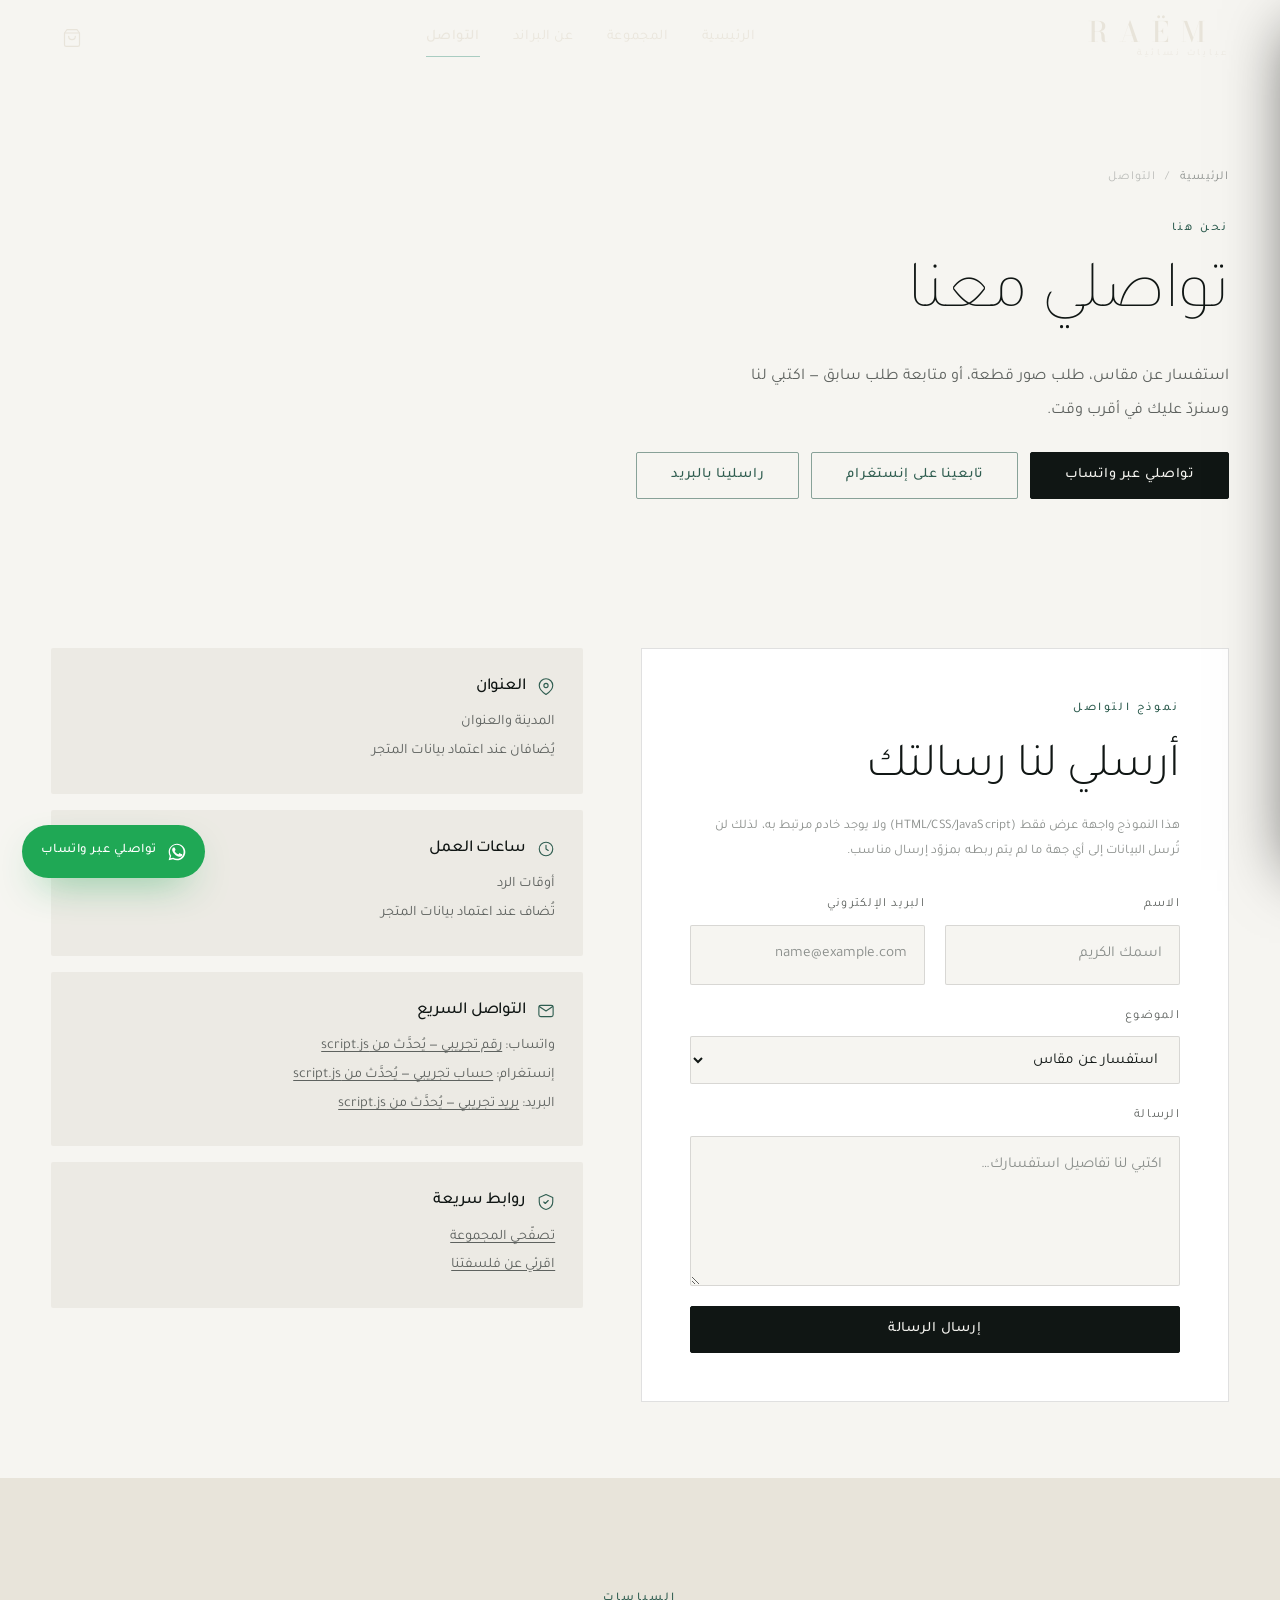
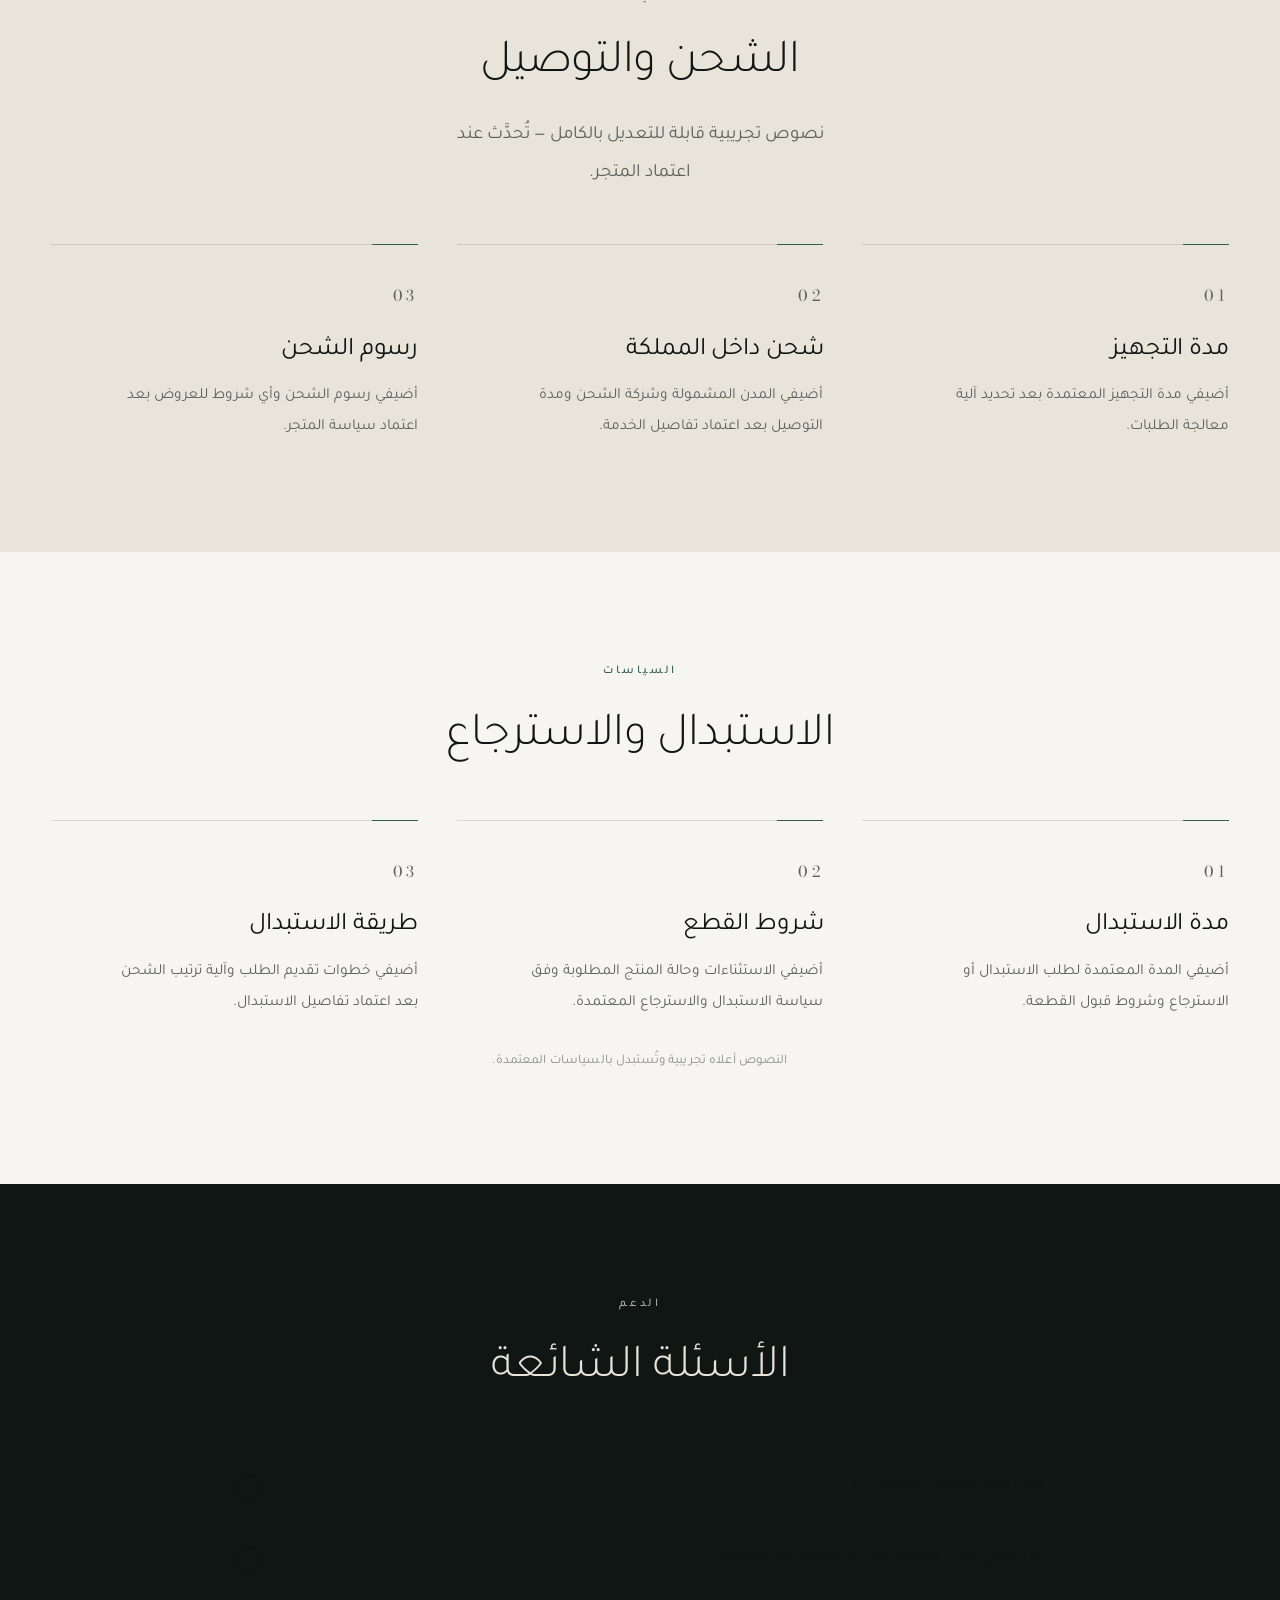
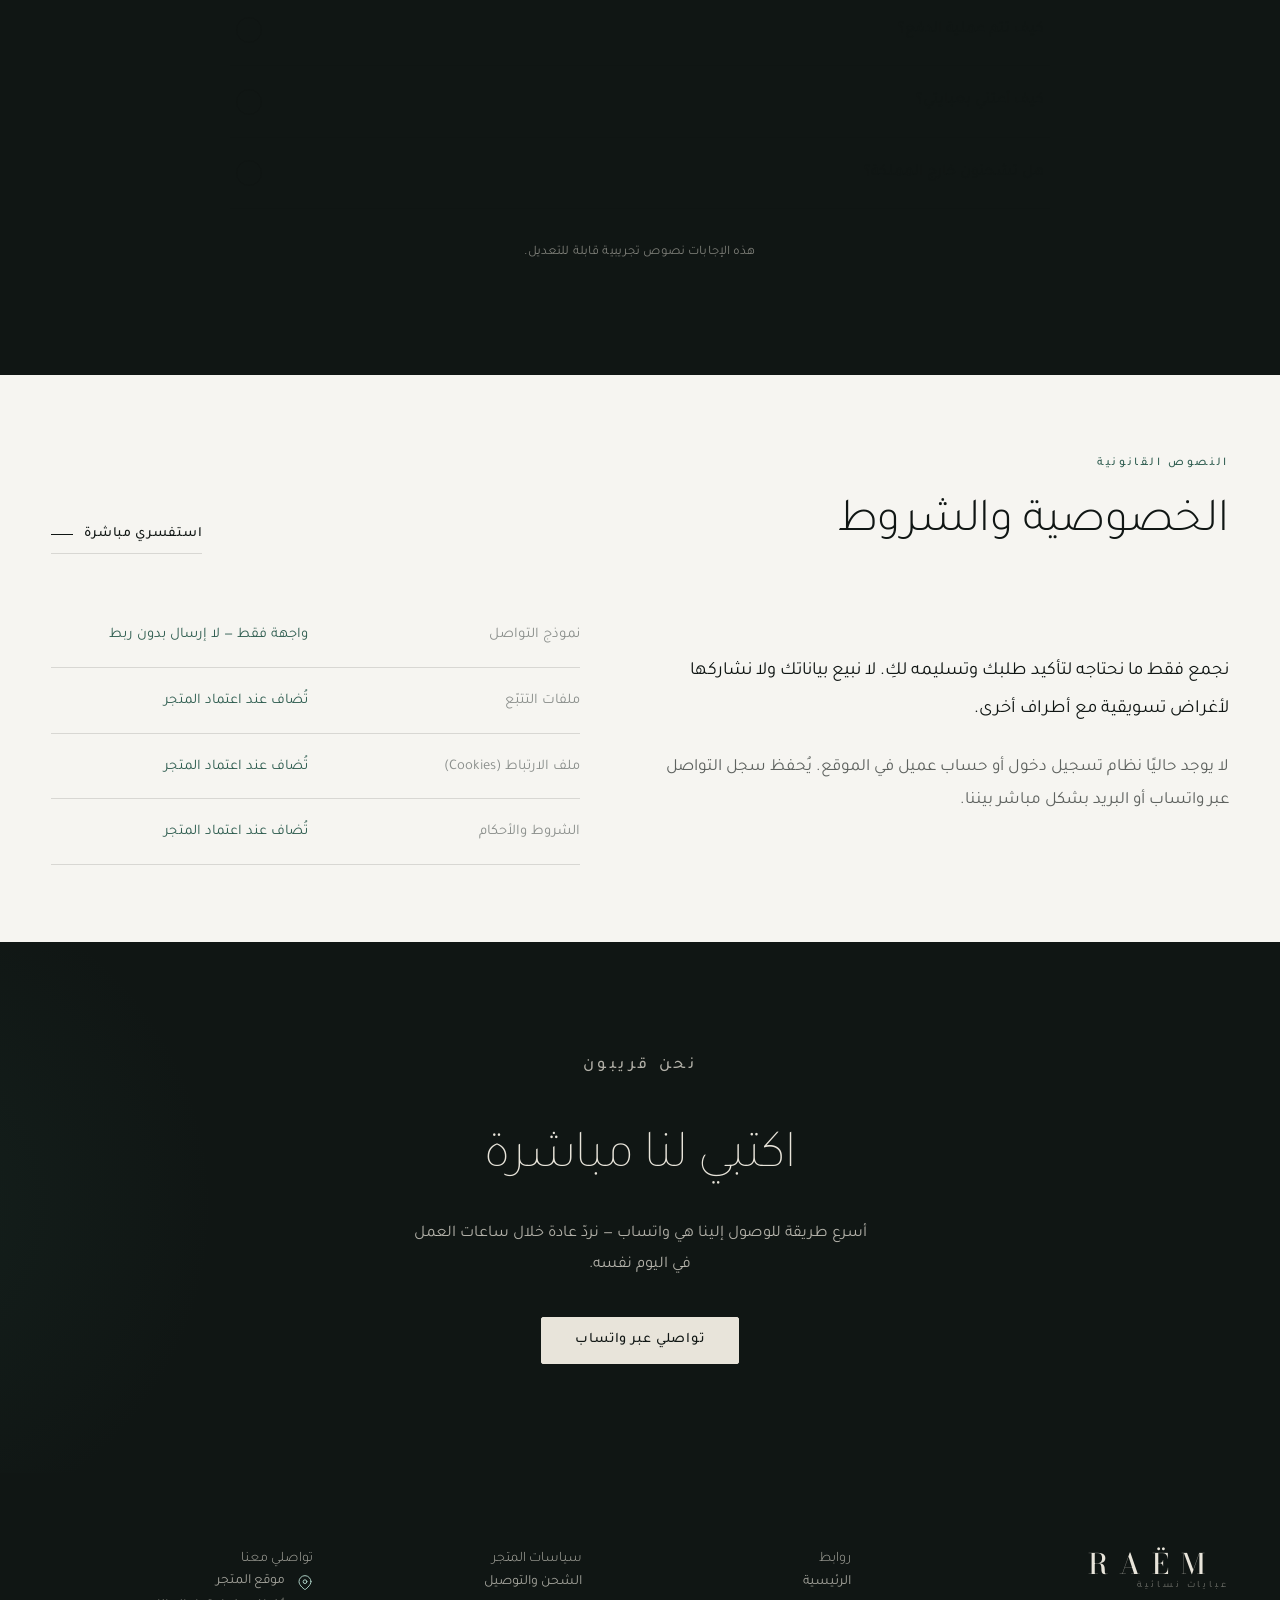
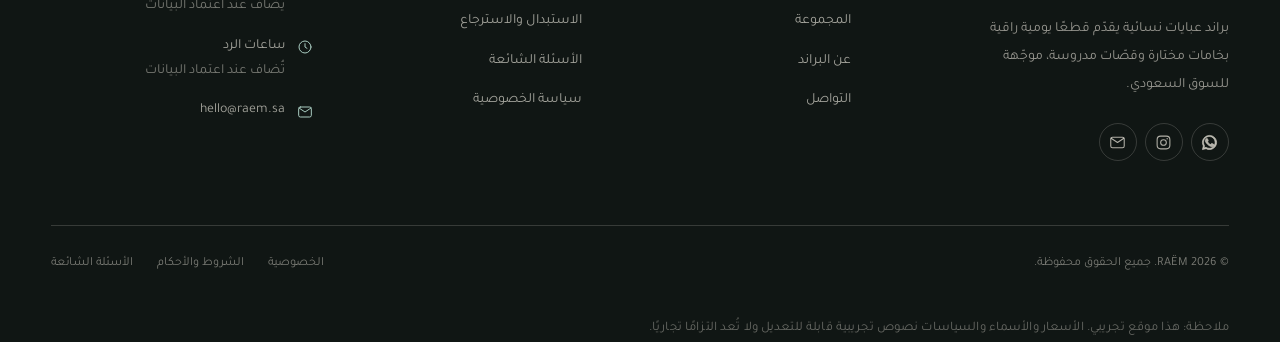
<file: contact.html>
<!DOCTYPE html>
<html lang="ar" dir="rtl">
<head>
<meta charset="UTF-8">
<meta name="viewport" content="width=device-width, initial-scale=1">
<title>التواصل — RAËM | نساعدك في اختيار عبايتك</title>
<meta name="description" content="تواصلي مع RAËM عبر واتساب أو إنستغرام أو نموذج التواصل. معلومات الشحن والاستبدال والأسئلة الشائعة.">
<meta name="theme-color" content="#101614">
<link rel="preconnect" href="https://fonts.googleapis.com">
<link rel="preconnect" href="https://fonts.gstatic.com" crossorigin>
<link rel="preconnect" href="https://images.unsplash.com">
<link href="https://fonts.googleapis.com/css2?family=Bodoni+Moda:ital,opsz,wght@0,6..96,400;0,6..96,500;1,6..96,400&family=Tajawal:wght@200;300;400;500;700&display=swap" rel="stylesheet">
<link rel="stylesheet" href="style.css">
<link rel="icon" href="data:image/svg+xml,<svg xmlns='http://www.w3.org/2000/svg' viewBox='0 0 100 100'><rect width='100' height='100' fill='%23101614'/><text x='50' y='64' font-family='Georgia,serif' font-size='46' fill='%23E8E4DA' text-anchor='middle'>R</text></svg>">
<script>document.documentElement.classList.add('js');</script>
</head>
<body>

<a class="skip-link" href="#main">تخطّي إلى المحتوى</a>

<!-- ================= الترويسة ================= -->
<header class="site-header header--light" id="siteHeader">
  <div class="header-inner">
    <a class="brand" href="index.html" aria-label="RAËM — الصفحة الرئيسية">
      <span class="brand-mark">RAËM</span>
      <span class="brand-sub">عبايات نسائية</span>
    </a>

    <nav class="nav-desktop" aria-label="التنقل الرئيسي">
      <a class="nav-link" href="index.html">الرئيسية</a>
      <a class="nav-link" href="collection.html">المجموعة</a>
      <a class="nav-link" href="about.html">عن البراند</a>
      <a class="nav-link" href="contact.html" aria-current="page">التواصل</a>
    </nav>

    <div class="header-actions">
      <button class="icon-btn" id="cartBtn" type="button" aria-label="حقيبة التسوق (واجهة تجريبية)">
        <svg viewBox="0 0 24 24" fill="none" stroke-width="1.4" stroke-linecap="round" stroke-linejoin="round" aria-hidden="true">
          <path d="M6 2 3 6v14a2 2 0 0 0 2 2h14a2 2 0 0 0 2-2V6l-3-4z"></path>
          <path d="M3 6h18"></path>
          <path d="M16 10a4 4 0 0 1-8 0"></path>
        </svg>
        <span class="bag-count" data-cart-count>0</span>
      </button>

      <button class="icon-btn nav-toggle" id="navToggle" type="button" aria-label="فتح القائمة" aria-expanded="false" aria-controls="mobileNav">
        <svg viewBox="0 0 24 24" fill="none" stroke-width="1.4" stroke-linecap="round" aria-hidden="true">
          <path d="M3 6h18"></path>
          <path d="M3 12h18"></path>
          <path d="M3 18h18"></path>
        </svg>
      </button>
    </div>
  </div>
</header>

<!-- قائمة الجوال -->
<nav class="nav-mobile" id="mobileNav" aria-label="قائمة الجوال">
  <a href="index.html"><span>01</span> الرئيسية</a>
  <a href="collection.html"><span>02</span> المجموعة</a>
  <a href="about.html"><span>03</span> عن البراند</a>
  <a href="contact.html"><span>04</span> التواصل</a>
  <div class="nav-mobile-foot">
    <a class="btn btn--sm btn--dark" href="collection.html">تصفّحي المجموعة</a>
    <a class="btn btn--sm btn--gold" href="#" data-wa data-wa-text="مرحبًا، أرغب في الاستفسار عن عبايات RAËM.">تواصلي عبر واتساب</a>
  </div>
</nav>

<main id="main">

  <!-- ================= ترويسة الصفحة ================= -->
  <section class="page-hero">
    <div class="container">
      <nav class="crumbs" aria-label="مسار التنقل">
        <a href="index.html">الرئيسية</a>
        <span aria-hidden="true">/</span>
        <span>التواصل</span>
      </nav>
      <p class="eyebrow">نحن هنا</p>
      <h1 class="page-title">تواصلي معنا</h1>
      <p class="page-lede">
        استفسار عن مقاس، طلب صور قطعة، أو متابعة طلب سابق — اكتبي لنا
        وسنردّ عليك في أقرب وقت.
      </p>

      <div class="contact-actions">
        <a class="btn btn--dark" href="#" data-wa data-wa-text="مرحبًا RAËM، أرغب في الاستفسار عن العبايات.">
          تواصلي عبر واتساب
        </a>
        <a class="btn btn--gold" href="#" data-instagram>
          تابعينا على إنستغرام
        </a>
        <a class="btn btn--gold" href="#" data-email>
          راسلينا بالبريد
        </a>
      </div>
    </div>
  </section>

  <!-- ================= النموذج + معلومات ================= -->
  <section class="section section--tight section--paper">
    <div class="container contact-grid">

      <!-- ---------- نموذج التواصل ---------- -->
      <div class="reveal">
        <div class="form-card">
          <p class="eyebrow">نموذج التواصل</p>
          <h2 class="section-title" style="font-size:clamp(1.6rem,1.3rem +1.2vw,2.2rem)">أرسلي لنا رسالتك</h2>

          <p class="note" style="margin-block:1rem 1.75rem">
            هذا النموذج واجهة عرض فقط (HTML/CSS/JavaScript) ولا يوجد خادم
            مرتبط به، لذلك لن تُرسل البيانات إلى أي جهة ما لم يتم ربطه
            بمزوّد إرسال مناسب.
          </p>

          <form id="contactForm">
            <div class="form-row">
              <div class="field">
                <label for="f-name">الاسم</label>
                <input type="text" id="f-name" name="name" placeholder="اسمك الكريم" required>
              </div>
              <div class="field">
                <label for="f-email">البريد الإلكتروني</label>
                <input type="email" id="f-email" name="email" placeholder="name@example.com" required>
              </div>
            </div>

            <div class="field">
              <label for="f-subject">الموضوع</label>
              <select id="f-subject" name="subject">
                <option value="استفسار عن مقاس">استفسار عن مقاس</option>
                <option value="استفسار عن طلب سابق">استفسار عن طلب سابق</option>
                <option value="استبدال أو استرجاع">استبدال أو استرجاع</option>
                <option value="اقتراح أو ملاحظة">اقتراح أو ملاحظة</option>
                <option value="شراكة أو تعاون">شراكة أو تعاون</option>
                <option value="أخرى">أخرى</option>
              </select>
            </div>

            <div class="field">
              <label for="f-message">الرسالة</label>
              <textarea id="f-message" name="message" placeholder="اكتبي لنا تفاصيل استفسارك…" required></textarea>
            </div>

            <button class="btn btn--dark btn--block" type="submit">إرسال الرسالة</button>

            <div class="form-status" id="formStatus" role="status" aria-live="polite"></div>
          </form>
        </div>
      </div>

      <!-- ---------- معلومات التواصل ---------- -->
      <div class="info-block reveal" data-delay="1">
        <div class="info-item">
          <h3>
            <svg viewBox="0 0 24 24" fill="none" stroke-width="1.5" stroke-linecap="round" stroke-linejoin="round" aria-hidden="true">
              <path d="M21 10c0 6-9 12-9 12s-9-6-9-12a9 9 0 0 1 18 0z"></path>
              <circle cx="12" cy="10" r="2.8"></circle>
            </svg>
            العنوان
          </h3>
          <p>المدينة والعنوان<br><em style="font-style:normal;color:var(--gold)">يُضافان عند اعتماد بيانات المتجر</em></p>
        </div>

        <div class="info-item">
          <h3>
            <svg viewBox="0 0 24 24" fill="none" stroke-width="1.5" stroke-linecap="round" stroke-linejoin="round" aria-hidden="true">
              <circle cx="12" cy="12" r="9"></circle>
              <path d="M12 7v5l3 2"></path>
            </svg>
            ساعات العمل
          </h3>
          <p>أوقات الرد<br><em style="font-style:normal;color:var(--gold)">تُضاف عند اعتماد بيانات المتجر</em></p>
        </div>

        <div class="info-item">
          <h3>
            <svg viewBox="0 0 24 24" fill="none" stroke-width="1.5" stroke-linecap="round" stroke-linejoin="round" aria-hidden="true">
              <rect x="2.5" y="4.5" width="19" height="15" rx="2.5"></rect>
              <path d="m3 6 9 6 9-6"></path>
            </svg>
            التواصل السريع
          </h3>
          <p>
            واتساب: <a href="#" data-wa style="text-decoration:underline;text-underline-offset:3px">رقم تجريبي — يُحدَّث من script.js</a><br>
            إنستغرام: <a href="#" data-instagram style="text-decoration:underline;text-underline-offset:3px">حساب تجريبي — يُحدَّث من script.js</a><br>
            البريد: <a href="#" data-email style="text-decoration:underline;text-underline-offset:3px">بريد تجريبي — يُحدَّث من script.js</a>
          </p>
        </div>

        <div class="info-item">
          <h3>
            <svg viewBox="0 0 24 24" fill="none" stroke-width="1.5" stroke-linecap="round" stroke-linejoin="round" aria-hidden="true">
              <path d="M12 2 3 6v6c0 5 3.8 9.4 9 10 5.2-.6 9-5 9-10V6l-9-4z"></path>
              <path d="m9 12 2 2 4-4"></path>
            </svg>
            روابط سريعة
          </h3>
          <p>
            <a href="collection.html" style="text-decoration:underline;text-underline-offset:3px">تصفّحي المجموعة</a><br>
            <a href="about.html" style="text-decoration:underline;text-underline-offset:3px">اقرئي عن فلسفتنا</a>
          </p>
        </div>
      </div>

    </div>
  </section>

  <!-- ================= الشحن والاستبدال ================= -->
  <section class="section section--ivory" id="shipping">
    <div class="container">
      <div class="section-head section-head--center reveal">
        <p class="eyebrow">السياسات</p>
        <h2 class="section-title">الشحن والتوصيل</h2>
        <p class="lede" style="margin-block-start:1rem">
          نصوص تجريبية قابلة للتعديل بالكامل — تُحدَّث عند اعتماد المتجر.
        </p>
      </div>

      <div class="feature-grid">
        <article class="feature reveal" data-delay="1">
          <p class="feature-index">01</p>
          <h3>مدة التجهيز</h3>
          <p>أضيفي مدة التجهيز المعتمدة بعد تحديد آلية معالجة الطلبات.</p>
        </article>
        <article class="feature reveal" data-delay="2">
          <p class="feature-index">02</p>
          <h3>شحن داخل المملكة</h3>
          <p>أضيفي المدن المشمولة وشركة الشحن ومدة التوصيل بعد اعتماد تفاصيل الخدمة.</p>
        </article>
        <article class="feature reveal" data-delay="3">
          <p class="feature-index">03</p>
          <h3>رسوم الشحن</h3>
          <p>أضيفي رسوم الشحن وأي شروط للعروض بعد اعتماد سياسة المتجر.</p>
        </article>
      </div>
    </div>
  </section>

  <section class="section section--paper" id="returns">
    <div class="container">
      <div class="section-head section-head--center reveal">
        <p class="eyebrow">السياسات</p>
        <h2 class="section-title">الاستبدال والاسترجاع</h2>
      </div>

      <div class="feature-grid">
        <article class="feature reveal" data-delay="1">
          <p class="feature-index">01</p>
          <h3>مدة الاستبدال</h3>
          <p>أضيفي المدة المعتمدة لطلب الاستبدال أو الاسترجاع وشروط قبول القطعة.</p>
        </article>
        <article class="feature reveal" data-delay="2">
          <p class="feature-index">02</p>
          <h3>شروط القطع</h3>
          <p>أضيفي الاستثناءات وحالة المنتج المطلوبة وفق سياسة الاستبدال والاسترجاع المعتمدة.</p>
        </article>
        <article class="feature reveal" data-delay="3">
          <p class="feature-index">03</p>
          <h3>طريقة الاستبدال</h3>
          <p>أضيفي خطوات تقديم الطلب وآلية ترتيب الشحن بعد اعتماد تفاصيل الاستبدال.</p>
        </article>
      </div>

      <p class="note" style="margin-block-start:2rem;text-align:center">
        النصوص أعلاه تجريبية وتُستبدل بالسياسات المعتمدة.
      </p>
    </div>
  </section>

  <!-- ================= الأسئلة الشائعة ================= -->
  <section class="section section--dark" id="faq">
    <div class="container">
      <div class="section-head section-head--center reveal">
        <p class="eyebrow">الدعم</p>
        <h2 class="section-title">الأسئلة الشائعة</h2>
      </div>

      <div style="max-width:820px;margin-inline:auto" class="reveal">
        <div class="faq-item">
          <button class="faq-q" type="button" aria-expanded="false">
            <span>كيف أختار المقاس المناسب؟</span>
            <span class="faq-icon" aria-hidden="true"></span>
          </button>
          <div class="faq-a">
            <p>تُضاف معلومات المقاسات وجدول القياس بعد اعتماد مقاسات كل تصميم. للاستفسار عن قطعة محددة، تواصلي معنا عبر واتساب.</p>
          </div>
        </div>

        <div class="faq-item">
          <button class="faq-q" type="button" aria-expanded="false">
            <span>هل يمكن طلب قطعة بلون أو تصميم غير موجود؟</span>
            <span class="faq-icon" aria-hidden="true"></span>
          </button>
          <div class="faq-a">
            <p>تُضاف تفاصيل توفر الألوان والتصاميم عند اعتماد مخزون المتجر. يمكن الاستفسار عن قطعة من صفحة المجموعة.</p>
          </div>
        </div>

        <div class="faq-item">
          <button class="faq-q" type="button" aria-expanded="false">
            <span>كيف تتم عملية الدفع؟</span>
            <span class="faq-icon" aria-hidden="true"></span>
          </button>
          <div class="faq-a">
            <p>لا يوجد سلة دفع متصلة بخادم على هذا الموقع. الطلب يتم عبر واتساب: نرسل لكِ الإجمالي، ثم نتّفق على طريقة الدفع والتسليم المناسبة لكِ.</p>
          </div>
        </div>

        <div class="faq-item">
          <button class="faq-q" type="button" aria-expanded="false">
            <span>كيف أعتني بعبايتي؟</span>
            <span class="faq-icon" aria-hidden="true"></span>
          </button>
          <div class="faq-a">
            <p>تختلف العناية حسب الخامة. يُضاف التوجيه المعتمد لكل قطعة في وصفها بعد تحديد مواصفات القماش.</p>
          </div>
        </div>

        <div class="faq-item">
          <button class="faq-q" type="button" aria-expanded="false">
            <span>هل تشحنون خارج المملكة؟</span>
            <span class="faq-icon" aria-hidden="true"></span>
          </button>
          <div class="faq-a">
            <p>تُضاف مناطق التوصيل المتاحة بعد اعتماد تفاصيل الشحن. يمكنك الاستفسار عبر واتساب قبل الطلب.</p>
          </div>
        </div>
      </div>

      <p class="note" style="margin-block-start:2rem;text-align:center;color:rgba(232,228,218,.5)">
        هذه الإجابات نصوص تجريبية قابلة للتعديل.
      </p>
    </div>
  </section>

  <!-- ================= الخصوصية والشروط ================= -->
  <section class="section section--tight section--paper" id="privacy">
    <div class="container">
      <div class="section-head section-head--split reveal">
        <div>
          <p class="eyebrow">النصوص القانونية</p>
          <h2 class="section-title">الخصوصية والشروط</h2>
        </div>
        <a class="link-arrow" href="#" data-wa data-wa-text="مرحبًا، لدي استفسار بخصوص الخصوصية والشروط.">استفسري مباشرة</a>
      </div>

      <div class="editorial-grid">
        <div class="reveal">
          <p class="lede" style="color:var(--ink)">
            نجمع فقط ما نحتاجه لتأكيد طلبك وتسليمه لكِ. لا نبيع بياناتك ولا
            نشاركها لأغراض تسويقية مع أطراف أخرى.
          </p>
          <p style="margin-block-start:1.4rem;color:var(--muted)">
            لا يوجد حاليًا نظام تسجيل دخول أو حساب عميل في الموقع. يُحفظ
            سجل التواصل عبر واتساب أو البريد بشكل مباشر بيننا.
          </p>
        </div>
        <div class="reveal" data-delay="1">
          <ul class="fact-list">
            <li><span class="k">نموذج التواصل</span><span class="v pending">واجهة فقط — لا إرسال بدون ربط</span></li>
            <li><span class="k">ملفات التتبّع</span><span class="v pending">تُضاف عند اعتماد المتجر</span></li>
            <li><span class="k">ملف الارتباط (Cookies)</span><span class="v pending">تُضاف عند اعتماد المتجر</span></li>
            <li><span class="k">الشروط والأحكام</span><span class="v pending">تُضاف عند اعتماد المتجر</span></li>
          </ul>
        </div>
      </div>
    </div>
  </section>

  <section class="section cta" id="terms">
    <div class="container cta-inner">
      <p class="eyebrow reveal">نحن قريبون</p>
      <h2 class="reveal" data-delay="1">اكتبي لنا مباشرة</h2>
      <p class="reveal" data-delay="2">
        أسرع طريقة للوصول إلينا هي واتساب — نردّ عادة خلال ساعات العمل
        في اليوم نفسه.
      </p>
      <a class="btn btn--light reveal" data-delay="3" href="#" data-wa
         data-wa-text="مرحبًا RAËM، لدي استفسار.">تواصلي عبر واتساب</a>
    </div>
  </section>

</main>

<!-- ================= التذييل ================= -->
<footer class="site-footer">
  <div class="container">
    <div class="footer-grid">
      <div class="footer-brand">
        <a class="brand" href="index.html" aria-label="RAËM">
          <span class="brand-mark">RAËM</span>
          <span class="brand-sub">عبايات نسائية</span>
        </a>
        <p class="footer-about">
          براند عبايات نسائية يقدّم قطعًا يومية راقية بخامات مختارة
          وقصّات مدروسة، موجّهة للسوق السعودي.
        </p>
        <div class="social-row">
          <a href="#" data-wa data-wa-text="مرحبًا RAËM، أرغب في الاستفسار عن العبايات." aria-label="تواصلي عبر واتساب">
            <svg viewBox="0 0 24 24" fill="currentColor" stroke="none" aria-hidden="true">
              <path d="M17.5 14.4c-.3-.2-1.7-.9-2-1-.3-.1-.5-.2-.7.1s-.7 1-.9 1.1c-.2.2-.3.2-.6.1-1.7-.9-2.8-1.5-3.9-3.4-.3-.5.3-.5.8-1.6.1-.2 0-.4 0-.5s-.7-1.6-.9-2.2c-.2-.6-.5-.5-.7-.5h-.6c-.2 0-.5.1-.8.4-.3.3-1 1-1 2.5s1.1 2.9 1.2 3.1c.2.2 2.1 3.2 5.1 4.5.7.3 1.3.5 1.7.6.7.2 1.4.2 1.9.1.6-.1 1.7-.7 2-1.4.2-.7.2-1.3.2-1.4-.1-.2-.3-.3-.6-.4zM12 2C6.5 2 2 6.5 2 12c0 1.8.5 3.4 1.3 4.9L2 22l5.2-1.3c1.4.8 3.1 1.2 4.8 1.2 5.5 0 10-4.5 10-10S17.5 2 12 2zm0 18.2c-1.6 0-3.1-.4-4.4-1.2l-.3-.2-3.1.8.8-3-.2-.3c-.8-1.4-1.3-3-1.3-4.7 0-4.5 3.7-8.2 8.2-8.2s8.2 3.7 8.2 8.2-3.5 8.6-7.9 8.6z"/>
            </svg>
          </a>
          <a href="#" data-instagram aria-label="حسابنا على إنستغرام">
            <svg viewBox="0 0 24 24" fill="none" stroke-width="1.5" aria-hidden="true">
              <rect x="3" y="3" width="18" height="18" rx="5"></rect>
              <circle cx="12" cy="12" r="4"></circle>
              <circle cx="17.2" cy="6.8" r="1" fill="currentColor" stroke="none"></circle>
            </svg>
          </a>
          <a href="#" data-email aria-label="بريدنا الإلكتروني">
            <svg viewBox="0 0 24 24" fill="none" stroke-width="1.5" stroke-linecap="round" stroke-linejoin="round" aria-hidden="true">
              <rect x="2.5" y="4.5" width="19" height="15" rx="2.5"></rect>
              <path d="m3 6 9 6 9-6"></path>
            </svg>
          </a>
        </div>
      </div>

      <div>
        <h4>روابط</h4>
        <ul class="footer-list">
          <li><a href="index.html">الرئيسية</a></li>
          <li><a href="collection.html">المجموعة</a></li>
          <li><a href="about.html">عن البراند</a></li>
          <li><a href="contact.html">التواصل</a></li>
        </ul>
      </div>

      <div>
        <h4>سياسات المتجر</h4>
        <ul class="footer-list">
          <li><a href="#shipping">الشحن والتوصيل</a></li>
          <li><a href="#returns">الاستبدال والاسترجاع</a></li>
          <li><a href="#faq">الأسئلة الشائعة</a></li>
          <li><a href="#privacy">سياسة الخصوصية</a></li>
        </ul>
      </div>

      <div>
        <h4>تواصلي معنا</h4>
        <ul class="footer-contact">
          <li>
            <svg viewBox="0 0 24 24" fill="none" stroke-width="1.5" stroke-linecap="round" stroke-linejoin="round" aria-hidden="true">
              <path d="M21 10c0 6-9 12-9 12s-9-6-9-12a9 9 0 0 1 18 0z"></path>
              <circle cx="12" cy="10" r="2.8"></circle>
            </svg>
            <span>موقع المتجر<br><em style="font-style:normal;opacity:.7">يُضاف عند اعتماد البيانات</em></span>
          </li>
          <li>
            <svg viewBox="0 0 24 24" fill="none" stroke-width="1.5" stroke-linecap="round" stroke-linejoin="round" aria-hidden="true">
              <circle cx="12" cy="12" r="9"></circle>
              <path d="M12 7v5l3 2"></path>
            </svg>
            <span>ساعات الرد<br><em style="font-style:normal;opacity:.7">تُضاف عند اعتماد البيانات</em></span>
          </li>
          <li>
            <svg viewBox="0 0 24 24" fill="none" stroke-width="1.5" stroke-linecap="round" stroke-linejoin="round" aria-hidden="true">
              <rect x="2.5" y="4.5" width="19" height="15" rx="2.5"></rect>
              <path d="m3 6 9 6 9-6"></path>
            </svg>
            <span><a href="#" data-email>hello@raem.sa</a></span>
          </li>
        </ul>
      </div>
    </div>

    <div class="footer-bottom">
      <p>© <span id="year">2026</span> RAËM. جميع الحقوق محفوظة.</p>
      <nav aria-label="روابط قانونية">
        <a href="#privacy">الخصوصية</a>
        <a href="#terms">الشروط والأحكام</a>
        <a href="#faq">الأسئلة الشائعة</a>
      </nav>
    </div>
    <p class="note" style="margin-block-start:1rem;color:rgba(232,228,218,.4)">
      ملاحظة: هذا موقع تجريبي. الأسعار والأسماء والسياسات نصوص تجريبية قابلة للتعديل ولا تُعد التزامًا تجاريًا.
    </p>
  </div>
</footer>

<!-- ================= زر واتساب العائم ================= -->
<!-- رقم واتساب: عدّليه في script.js داخل RAEM_CONFIG.whatsappNumber -->
<a class="wa-float" id="waFloat" href="https://wa.me/966542308267" target="_blank" rel="noopener" aria-label="تواصلي عبر واتساب">
  <svg viewBox="0 0 24 24" aria-hidden="true">
    <path d="M17.5 14.4c-.3-.2-1.7-.9-2-1-.3-.1-.5-.2-.7.1s-.7 1-.9 1.1c-.2.2-.3.2-.6.1-1.7-.9-2.8-1.5-3.9-3.4-.3-.5.3-.5.8-1.6.1-.2 0-.4 0-.5s-.7-1.6-.9-2.2c-.2-.6-.5-.5-.7-.5h-.6c-.2 0-.5.1-.8.4-.3.3-1 1-1 2.5s1.1 2.9 1.2 3.1c.2.2 2.1 3.2 5.1 4.5.7.3 1.3.5 1.7.6.7.2 1.4.2 1.9.1.6-.1 1.7-.7 2-1.4.2-.7.2-1.3.2-1.4-.1-.2-.3-.3-.6-.4zM12 2C6.5 2 2 6.5 2 12c0 1.8.5 3.4 1.3 4.9L2 22l5.2-1.3c1.4.8 3.1 1.2 4.8 1.2 5.5 0 10-4.5 10-10S17.5 2 12 2zm0 18.2c-1.6 0-3.1-.4-4.4-1.2l-.3-.2-3.1.8.8-3-.2-.3c-.8-1.4-1.3-3-1.3-4.7 0-4.5 3.7-8.2 8.2-8.2s8.2 3.7 8.2 8.2-3.5 8.6-7.9 8.6z"/>
  </svg>
  <span class="wa-label">تواصلي عبر واتساب</span>
</a>

<!-- ================= طبقات الحقيبة والنافذة ================= -->
<div class="scrim" id="scrim"></div>

<aside class="drawer" id="cartDrawer" aria-label="حقيبة التسوق (واجهة تجريبية)" aria-hidden="true">
  <div class="drawer-head">
    <div>
      <h3>حقيبة التسوق</h3>
      <p>واجهة تجريبية — بلا دفع إلكتروني</p>
    </div>
    <button class="icon-btn" type="button" data-close-modal aria-label="إغلاق الحقيبة">
      <svg viewBox="0 0 24 24" fill="none" stroke-width="1.5" stroke-linecap="round" aria-hidden="true">
        <path d="M6 6 18 18M18 6 6 18"></path>
      </svg>
    </button>
  </div>
  <div class="drawer-body" id="cartItems"></div>
  <div class="drawer-foot">
    <div class="drawer-note">
      هذه حقيبة عرض فقط. لا يوجد خادم ولا عملية دفع — يُنجَز الطلب عبر واتساب بعد تأكيد التوفر والمقاس.
    </div>
    <div class="drawer-total">
      <span>الإجمالي التقديري</span>
      <strong id="cartTotal">0 ر.س</strong>
    </div>
    <a class="btn btn--dark btn--block" id="cartOrderBtn" href="#" data-wa>أرسلي الطلب عبر واتساب</a>
  </div>
</aside>

<div class="modal" id="productModal" role="dialog" aria-modal="true" aria-labelledby="modalName" aria-hidden="true">
  <div class="modal-card">
    <button class="modal-close" type="button" data-close-modal aria-label="إغلاق">
      <svg viewBox="0 0 24 24" fill="none" stroke-width="1.5" stroke-linecap="round" aria-hidden="true">
        <path d="M6 6 18 18M18 6 6 18"></path>
      </svg>
    </button>
    <div class="modal-media">
      <img id="modalImg" src="[data-uri]" alt="" width="900" height="1200">
    </div>
    <div class="modal-body">
      <p class="eyebrow">تفاصيل القطعة</p>
      <h3 id="modalName"></h3>
      <p class="modal-price" id="modalPrice"></p>
      <p class="lede" id="modalDesc"></p>
      <ul class="modal-specs" id="modalSpecs"></ul>
      <div class="modal-actions">
        <a class="btn btn--dark" id="modalWaBtn" href="#" data-wa>اطلبي عبر واتساب</a>
        <button class="btn btn--gold" type="button" data-add-from-modal>أضيفي إلى الحقيبة</button>
      </div>
    </div>
  </div>
</div>

<script src="script.js"></script>
<script>
  (function () {
    var y = document.getElementById('year');
    if (y) y.textContent = new Date().getFullYear();
  })();
</script>
</body>
</html>
</file>
<file: style.css>
/* ==========================================================================
   RAËM — عبايات نسائية | نظام التصميم المشترك
   ملف واحد مشترك لجميع الصفحات (index / collection / about / contact)
   ملاحظة: تم اعتماد الخصائص المنطقية (logical properties) في كل مكان.
   ========================================================================== */

/* --------------------------------------------------------------------------
   1. الرموز التصميمية (Design Tokens)
   -------------------------------------------------------------------------- */
:root {
  /* الألوان */
  --ink: #101614;          /* الأسود المائل للأخضر — اللون الأساسي */
  --ink-soft: #17211E;
  --ivory: #E8E4DA;        /* العاجي الهادئ — اللون الثانوي */
  --accent: #2F5D50;       /* الأخضر الزمردي المطفأ — لون مساعد بلمسات فقط */
  --accent-tint: #A9CCC1;  /* أخضر فاتح — للنصوص فوق الخلفيات الداكنة */
  --accent-soft: #E3EBE7;  /* أخضر شفاف جدًا — خلفيات ناعمة */
  --paper: #F6F5F1;        /* خلفية بيضاء هادئة */
  --paper-2: #ECEAE4;
  --white: #FFFFFF;
  --muted: #5E625F;
  --muted-2: #8B8F8C;
  --line: rgba(16, 22, 20, 0.13);
  --line-soft: rgba(16, 22, 20, 0.07);
  --line-inv: rgba(232, 228, 218, 0.18);

  /* الخطوط */
  --font-display: "Bodoni Moda", "Didot", "Times New Roman", serif;
  --font-ar: "Tajawal", "Segoe UI", system-ui, -apple-system, sans-serif;

  /* المسافات */
  --container: 1280px;
  --gutter: clamp(1.25rem, 4vw, 3.75rem);
  --section-y: clamp(4rem, 8.5vw, 8rem);
  --header-h: 76px;

  /* أنصاف الأقطار والظلال */
  --radius: 2px;
  --radius-lg: 4px;
  --shadow-soft: 0 22px 60px -34px rgba(16, 22, 20, 0.55);
  --shadow-card: 0 16px 44px -30px rgba(16, 22, 20, 0.6);

  /* الحركة */
  --ease: cubic-bezier(0.22, 0.61, 0.36, 1);
  --ease-out: cubic-bezier(0.16, 1, 0.3, 1);
}

/* --------------------------------------------------------------------------
   2. إعادة الضبط (Reset)
   -------------------------------------------------------------------------- */
*,
*::before,
*::after { box-sizing: border-box; }

* { margin: 0; }

html {
  -webkit-text-size-adjust: 100%;
  scroll-behavior: smooth;
  scroll-padding-block-start: calc(var(--header-h) + 1.5rem);
}

body {
  font-family: var(--font-ar);
  font-weight: 400;
  font-size: clamp(1rem, 0.97rem + 0.16vw, 1.075rem);
  line-height: 1.9;
  color: var(--ink);
  background: var(--paper);
  overflow-x: hidden;
  -webkit-font-smoothing: antialiased;
  text-rendering: optimizeLegibility;
}

body.is-locked { overflow: hidden; }

img,
svg,
video { display: block; max-width: 100%; }

img { height: auto; }

button,
input,
select,
textarea {
  font: inherit;
  color: inherit;
}

button { cursor: pointer; background: none; border: 0; }

a { color: inherit; text-decoration: none; }

ul, ol { list-style: none; padding: 0; }

h1, h2, h3, h4 {
  font-weight: 300;
  line-height: 1.35;
  letter-spacing: -0.005em;
  text-wrap: balance;
}

p { text-wrap: pretty; }

:focus-visible {
  outline: 2px solid var(--accent);
  outline-offset: 3px;
}

::selection {
  background: var(--ink);
  color: var(--ivory);
}

[hidden] { display: none !important; }

.sr-only {
  position: absolute;
  width: 1px; height: 1px;
  padding: 0; margin: -1px;
  overflow: hidden;
  clip: rect(0 0 0 0);
  white-space: nowrap;
  border: 0;
}

.skip-link {
  position: absolute;
  inset-block-start: -100px;
  inset-inline-start: var(--gutter);
  z-index: 200;
  background: var(--ink);
  color: var(--ivory);
  padding: 0.75rem 1.25rem;
  font-size: 0.85rem;
}
.skip-link:focus { inset-block-start: 0.75rem; }

/* --------------------------------------------------------------------------
   3. الطباعة والعناصر المساعدة
   -------------------------------------------------------------------------- */
.container {
  width: min(100% - (var(--gutter) * 2), var(--container));
  margin-inline: auto;
}

.section { padding-block: var(--section-y); }
.section--tight { padding-block: clamp(2.75rem, 6vw, 5rem); }
.section--paper { background: var(--paper); }
.section--ivory { background: var(--ivory); }
.section--dark {
  background: var(--ink);
  color: var(--ivory);
}
.section--dark .section-title,
.section--dark .eyebrow,
.section--dark h2,
.section--dark h3 { color: var(--ivory); }
.section--dark .lede,
.section--dark .section-head p { color: rgba(232, 228, 218, 0.74); }
.section--dark .eyebrow { color: var(--accent-tint); }
.section--dark .rule { background: var(--line-inv); }

.eyebrow {
  font-family: var(--font-ar);
  font-size: 0.74rem;
  font-weight: 500;
  letter-spacing: 0.22em;
  color: var(--accent);
  text-transform: uppercase;
  margin-block-end: 1.1rem;
}

.section-title {
  font-size: clamp(1.75rem, 1.2rem + 2.2vw, 3.05rem);
  font-weight: 300;
  line-height: 1.32;
  color: var(--ink);
  max-width: 22ch;
}

.section-title .accent,
.display-accent {
  font-family: var(--font-display);
  font-style: italic;
  font-weight: 400;
  letter-spacing: 0.01em;
}

.lede {
  font-size: clamp(1.02rem, 0.98rem + 0.25vw, 1.16rem);
  line-height: 2.05;
  color: var(--muted);
  max-width: 58ch;
}

.section-head {
  display: flex;
  flex-direction: column;
  gap: 0.35rem;
  margin-block-end: clamp(2.25rem, 4vw, 3.5rem);
}
.section-head--center {
  align-items: center;
  text-align: center;
}
.section-head--center .section-title,
.section-head--center .lede { max-width: 46ch; }
.section-head--center .lede { margin-inline: auto; }

.section-head--split {
  flex-direction: row;
  align-items: flex-end;
  justify-content: space-between;
  gap: 2rem;
  flex-wrap: wrap;
}

.rule {
  height: 1px;
  background: var(--line);
  border: 0;
  margin-block: 0;
}

.note {
  font-size: 0.82rem;
  color: var(--muted-2);
  letter-spacing: 0.01em;
}

/* --------------------------------------------------------------------------
   4. الأزرار
   -------------------------------------------------------------------------- */
.btn {
  --btn-bg: transparent;
  --btn-fg: var(--ink);
  --btn-bd: var(--ink);
  display: inline-flex;
  align-items: center;
  justify-content: center;
  gap: 0.6rem;
  padding: 0.95rem 2.1rem;
  background: var(--btn-bg);
  color: var(--btn-fg);
  border: 1px solid var(--btn-bd);
  border-radius: var(--radius);
  font-size: 0.9rem;
  font-weight: 500;
  letter-spacing: 0.06em;
  line-height: 1;
  text-align: center;
  transition: background 0.45s var(--ease), color 0.45s var(--ease),
              border-color 0.45s var(--ease), transform 0.45s var(--ease),
              opacity 0.3s var(--ease);
}

.btn:hover { transform: translateY(-2px); }
.btn:active { transform: translateY(0); }

.btn--dark {
  --btn-bg: var(--ink);
  --btn-fg: var(--paper);
  --btn-bd: var(--ink);
}
.btn--dark:hover {
  --btn-bg: var(--ink-soft);
  --btn-bd: var(--ink-soft);
}

.btn--light {
  --btn-bg: var(--ivory);
  --btn-fg: var(--ink);
  --btn-bd: var(--ivory);
}
.btn--light:hover {
  --btn-bg: var(--white);
  --btn-bd: var(--white);
}

.btn--gold {
  --btn-bg: transparent;
  --btn-fg: var(--accent);
  --btn-bd: rgba(47, 93, 80, 0.55);
}
.btn--gold:hover {
  --btn-bg: rgba(47, 93, 80, 0.12);
  --btn-bd: var(--accent);
}

.btn--outline-light {
  --btn-bg: transparent;
  --btn-fg: var(--ivory);
  --btn-bd: rgba(232, 228, 218, 0.45);
}
.btn--outline-light:hover {
  --btn-bg: rgba(232, 228, 218, 0.1);
  --btn-bd: var(--ivory);
}

.btn--sm {
  padding: 0.72rem 1.25rem;
  font-size: 0.82rem;
}

.btn--block { width: 100%; }

.btn[disabled] { opacity: 0.45; pointer-events: none; }

.link-arrow {
  display: inline-flex;
  align-items: center;
  gap: 0.7rem;
  font-size: 0.88rem;
  font-weight: 500;
  letter-spacing: 0.05em;
  color: var(--ink);
  padding-block-end: 0.35rem;
  border-block-end: 1px solid var(--line);
  transition: gap 0.4s var(--ease), border-color 0.4s var(--ease);
}
.link-arrow::after {
  content: "";
  width: 22px;
  height: 1px;
  background: currentColor;
  position: relative;
}
.link-arrow::after {
  background-image: linear-gradient(to left, currentColor 50%, transparent 50%);
  background-size: 7px 1px;
}
.link-arrow:hover { gap: 1rem; border-block-end-color: var(--accent); }

.section--dark .link-arrow { color: var(--ivory); }

/* --------------------------------------------------------------------------
   5. الترويسة والتنقّل
   -------------------------------------------------------------------------- */
.site-header {
  position: fixed;
  inset-block-start: 0;
  inset-inline: 0;
  z-index: 90;
  border-block-end: 1px solid transparent;
  transition: background 0.5s var(--ease), border-color 0.5s var(--ease),
              color 0.4s var(--ease), backdrop-filter 0.5s var(--ease);
}

.site-header.is-solid {
  background: rgba(246, 245, 241, 0.92);
  backdrop-filter: blur(16px) saturate(120%);
  -webkit-backdrop-filter: blur(16px) saturate(120%);
  border-block-end-color: var(--line);
}

.header-inner {
  width: min(100% - (var(--gutter) * 2), var(--container));
  margin-inline: auto;
  height: var(--header-h);
  display: flex;
  align-items: center;
  justify-content: space-between;
  gap: 1.5rem;
}

.brand {
  display: inline-flex;
  flex-direction: column;
  gap: 0.2rem;
  line-height: 1;
  flex-shrink: 0;
}

.brand-mark {
  font-family: var(--font-display);
  font-size: clamp(1.4rem, 1.2rem + 0.7vw, 1.85rem);
  font-weight: 500;
  letter-spacing: 0.42em;
  text-indent: 0.42em;
  color: var(--ink);
  transition: color 0.4s var(--ease);
}

.brand-sub {
  font-size: 0.6rem;
  letter-spacing: 0.3em;
  color: var(--muted-2);
  text-transform: uppercase;
}

.nav-desktop {
  display: flex;
  align-items: center;
  gap: clamp(1.25rem, 2.6vw, 2.6rem);
}

.nav-link {
  position: relative;
  font-size: 0.9rem;
  font-weight: 400;
  letter-spacing: 0.04em;
  color: var(--ink);
  padding-block: 0.35rem;
  transition: color 0.35s var(--ease);
}

.nav-link::after {
  content: "";
  position: absolute;
  inset-block-end: 0;
  inset-inline-start: 0;
  width: 100%;
  height: 1px;
  background: var(--accent);
  transform: scaleX(0);
  transform-origin: inline-end;
  transition: transform 0.45s var(--ease);
}

.nav-link:hover::after,
.nav-link[aria-current="page"]::after { transform: scaleX(1); }

.nav-link[aria-current="page"] { color: var(--ink); font-weight: 500; }

.header-actions {
  display: flex;
  align-items: center;
  gap: 0.35rem;
}

.icon-btn {
  position: relative;
  display: inline-flex;
  align-items: center;
  justify-content: center;
  width: 42px;
  height: 42px;
  color: var(--ink);
  border-radius: 50%;
  transition: background 0.35s var(--ease), color 0.35s var(--ease);
}
.icon-btn:hover { background: rgba(16, 22, 20, 0.06); }
.icon-btn svg { width: 20px; height: 20px; stroke: currentColor; }

.bag-count {
  position: absolute;
  inset-block-start: 4px;
  inset-inline-end: 3px;
  min-width: 17px;
  height: 17px;
  padding-inline: 4px;
  display: none;
  align-items: center;
  justify-content: center;
  background: var(--ink);
  color: var(--paper);
  font-size: 0.64rem;
  font-weight: 500;
  border-radius: 999px;
  line-height: 1;
}
.bag-count.is-visible { display: inline-flex; }

.nav-toggle { display: none; }

/* حالة شفافة فوق الصور (الصفحة الرئيسية فقط) */
.header--light:not(.is-solid) { color: var(--ivory); }
.header--light:not(.is-solid) .brand-mark { color: var(--ivory); }
.header--light:not(.is-solid) .brand-sub { color: rgba(232, 228, 218, 0.65); }
.header--light:not(.is-solid) .nav-link { color: rgba(232, 228, 218, 0.88); }
.header--light:not(.is-solid) .icon-btn { color: var(--ivory); }
.header--light:not(.is-solid) .icon-btn:hover { background: rgba(232, 228, 218, 0.14); }
.header--light:not(.is-solid) .nav-link::after { background: var(--accent-tint); }
.section--dark .detail-list li::before { background: var(--accent-tint); }

/* قائمة الجوال */
.nav-mobile {
  position: fixed;
  inset: var(--header-h) 0 0 0;
  z-index: 89;
  background: var(--paper);
  padding: clamp(2rem, 6vw, 3.5rem) var(--gutter);
  display: flex;
  flex-direction: column;
  gap: 0.25rem;
  opacity: 0;
  visibility: hidden;
  transform: translateY(-12px);
  transition: opacity 0.45s var(--ease), transform 0.45s var(--ease),
              visibility 0.45s var(--ease);
  overflow-y: auto;
}

.nav-mobile.is-open {
  opacity: 1;
  visibility: visible;
  transform: translateY(0);
}

.nav-mobile a {
  font-size: clamp(1.5rem, 1.1rem + 2vw, 2.1rem);
  font-weight: 300;
  padding-block: 0.85rem;
  border-block-end: 1px solid var(--line-soft);
  display: flex;
  align-items: baseline;
  gap: 0.9rem;
  color: var(--ink);
}
.nav-mobile a span {
  font-family: var(--font-display);
  font-size: 0.72rem;
  letter-spacing: 0.2em;
  color: var(--accent-tint);
}

.nav-mobile-foot {
  margin-block-start: auto;
  padding-block-start: 2.5rem;
  display: flex;
  flex-wrap: wrap;
  gap: 1rem;
}

/* --------------------------------------------------------------------------
   6. البطل (Hero)
   -------------------------------------------------------------------------- */
.hero {
  position: relative;
  min-height: 100svh;
  display: flex;
  align-items: flex-end;
  isolation: isolate;
  background: var(--ink);
}

.hero-media {
  position: absolute;
  inset: 0;
  z-index: 1;
  overflow: hidden;
  background-color: var(--ink);
}

/* صورة البطل: عمود عمودي يعرض القماش كاملًا */
.hero-media img {
  position: absolute;
  inset: 0;
  width: 100%;
  height: 100%;
  object-fit: cover;
  object-position: center top;
}

.hero-scrim {
  position: absolute;
  inset: 0;
  z-index: 2;
  background:
    linear-gradient(to top, rgba(12, 11, 11, 0.78) 0%, rgba(12, 11, 11, 0.38) 42%, rgba(12, 11, 11, 0.08) 78%, rgba(12, 11, 11, 0.22) 100%),
    linear-gradient(to left, rgba(12, 11, 11, 0.32) 0%, rgba(12, 11, 11, 0) 60%);
}

.hero-inner {
  position: relative;
  z-index: 3;
  width: min(100% - (var(--gutter) * 2), var(--container));
  margin-inline: auto;
  padding-block: calc(var(--header-h) + 3rem) clamp(3.5rem, 8vw, 6rem);
  color: var(--ivory);
}

.hero-eyebrow {
  display: inline-flex;
  align-items: center;
  gap: 0.85rem;
  font-size: 0.72rem;
  letter-spacing: 0.26em;
  text-transform: uppercase;
  color: var(--accent-tint);
  margin-block-end: 1.75rem;
}
.hero-eyebrow::before {
  content: "";
  width: 42px;
  height: 1px;
  background: var(--accent-tint);
}

.hero-title {
  font-size: clamp(2.35rem, 1.3rem + 5.1vw, 5.4rem);
  font-weight: 200;
  line-height: 1.14;
  letter-spacing: -0.015em;
  color: var(--ivory);
  max-width: 15ch;
}

.hero-lede {
  margin-block-start: 1.9rem;
  font-size: clamp(1rem, 0.96rem + 0.3vw, 1.16rem);
  line-height: 2.05;
  color: rgba(232, 228, 218, 0.82);
  max-width: 46ch;
}

.hero-actions {
  margin-block-start: 2.75rem;
  display: flex;
  flex-wrap: wrap;
  gap: 0.9rem;
}

.hero-foot {
  position: absolute;
  z-index: 3;
  inset-block-end: 1.4rem;
  inset-inline: var(--gutter);
  display: flex;
  align-items: center;
  justify-content: space-between;
  gap: 1rem;
  color: rgba(232, 228, 218, 0.55);
  font-size: 0.72rem;
  letter-spacing: 0.2em;
  text-transform: uppercase;
}

.hero-scroll {
  display: inline-flex;
  align-items: center;
  gap: 0.7rem;
}
.hero-scroll::before {
  content: "";
  width: 34px;
  height: 1px;
  background: currentColor;
}

/* --------------------------------------------------------------------------
   6b. البطل على الشاشات الكبيرة — عمود صورة عمودي + نص
   --------------------------------------------------------------------------
   الصورة طولية (1080×1920)، فبنتركها عمود كامل على جهة النهاية
   عشان تشوف القماش كامل بدل ما يتقص، والنص ياخذ الباقي. */
@media (min-width: 961px) {
  .hero {
    --hero-media-w: clamp(300px, 31vw, 480px);
  }

  .hero-media img {
    inset-block: 0;
    inset-inline-end: 0;
    inset-inline-start: auto;
    width: var(--hero-media-w);
    height: 100%;
    object-fit: cover;
    object-position: center top;
  }

  /* التدرّج يغطّي عمود النص فقط — الصورة تظل نظيفة */
  .hero-scrim {
    inset-block: 0;
    inset-inline-start: 0;
    inset-inline-end: auto;
    width: calc(100% - var(--hero-media-w));
  }

  .hero-inner {
    width: min(calc(100% - var(--hero-media-w) - (var(--gutter) * 2)), var(--container));
    margin-inline: var(--gutter) auto;
  }

  .hero-foot {
    inset-inline-start: var(--gutter);
    inset-inline-end: auto;
    width: calc(100% - var(--hero-media-w) - (var(--gutter) * 2));
  }
}

/* --------------------------------------------------------------------------
   7. المميزات
   -------------------------------------------------------------------------- */
.feature-grid {
  display: grid;
  grid-template-columns: repeat(3, 1fr);
  gap: clamp(1.5rem, 3vw, 3rem);
}

.feature {
  padding-block-start: 2.25rem;
  border-block-start: 1px solid var(--line);
  position: relative;
}
.feature::before {
  content: "";
  position: absolute;
  inset-block-start: -1px;
  inset-inline-start: 0;
  width: 46px;
  height: 1px;
  background: var(--accent);
}

.feature-index {
  font-family: var(--font-display);
  font-size: 0.8rem;
  letter-spacing: 0.24em;
  color: var(--accent);
  margin-block-end: 1.35rem;
}

.feature h3 {
  font-size: clamp(1.25rem, 1.1rem + 0.6vw, 1.6rem);
  font-weight: 400;
  margin-block-end: 0.85rem;
}

.feature p {
  color: var(--muted);
  font-size: 0.96rem;
  line-height: 2;
  max-width: 40ch;
}

/* --------------------------------------------------------------------------
   8. تسوّقي حسب اللون
   -------------------------------------------------------------------------- */
.color-grid {
  display: grid;
  grid-template-columns: repeat(auto-fit, minmax(200px, 1fr));
  gap: clamp(0.85rem, 1.6vw, 1.6rem);
}

.color-card {
  position: relative;
  display: block;
  overflow: hidden;
  background: var(--ink);
  aspect-ratio: 3 / 4;
  border-radius: var(--radius);
}

.color-card img {
  width: 100%;
  height: 100%;
  object-fit: cover;
  transition: transform 1.1s var(--ease-out), opacity 0.6s var(--ease);
  opacity: 0.92;
}
.color-card:hover img { transform: scale(1.06); }

.color-card::after {
  content: "";
  position: absolute;
  inset: 0;
  background: linear-gradient(to top, rgba(12, 11, 11, 0.78) 0%, rgba(12, 11, 11, 0.08) 52%, rgba(12, 11, 11, 0.12) 100%);
  transition: opacity 0.6s var(--ease);
}

.color-card-body {
  position: absolute;
  inset-block-end: 0;
  inset-inline: 0;
  z-index: 2;
  padding: clamp(1.1rem, 2vw, 1.75rem);
  color: var(--ivory);
  display: flex;
  align-items: flex-end;
  justify-content: space-between;
  gap: 1rem;
}

.color-card h3 {
  font-size: clamp(1.05rem, 0.95rem + 0.5vw, 1.4rem);
  font-weight: 300;
}

.color-card span {
  display: block;
  font-size: 0.7rem;
  letter-spacing: 0.2em;
  color: rgba(232, 228, 218, 0.62);
  margin-block-start: 0.35rem;
}

.swatch-dot {
  width: 18px;
  height: 18px;
  border-radius: 50%;
  border: 1px solid rgba(232, 228, 218, 0.45);
  flex-shrink: 0;
}

/* --------------------------------------------------------------------------
   9. شبكة المنتجات وبطاقاتها
   -------------------------------------------------------------------------- */
.product-grid {
  display: grid;
  grid-template-columns: repeat(auto-fill, minmax(260px, 1fr));
  gap: clamp(1.5rem, 2.6vw, 2.75rem) clamp(1.1rem, 2vw, 2rem);
}

.product-card {
  display: flex;
  flex-direction: column;
  background: transparent;
}

.product-media {
  position: relative;
  display: block;
  overflow: hidden;
  background: var(--paper-2);
  aspect-ratio: 3 / 4;
  border-radius: var(--radius);
}

.product-media img {
  width: 100%;
  height: 100%;
  object-fit: cover;
  transition: transform 1.2s var(--ease-out);
}
.product-card:hover .product-media img { transform: scale(1.05); }

.product-tag {
  position: absolute;
  inset-block-start: 0.85rem;
  inset-inline-start: 0.85rem;
  z-index: 2;
  padding: 0.35rem 0.75rem;
  background: rgba(246, 245, 241, 0.94);
  color: var(--ink);
  font-size: 0.66rem;
  letter-spacing: 0.14em;
  border-radius: var(--radius);
}

.product-add {
  position: absolute;
  inset-block-start: 0.7rem;
  inset-inline-end: 0.7rem;
  z-index: 3;
  width: 38px;
  height: 38px;
  display: inline-flex;
  align-items: center;
  justify-content: center;
  background: rgba(246, 245, 241, 0.94);
  color: var(--ink);
  border-radius: 50%;
  opacity: 0;
  transform: translateY(-6px);
  transition: opacity 0.4s var(--ease), transform 0.4s var(--ease),
              background 0.3s var(--ease), color 0.3s var(--ease);
}
.product-add svg { width: 17px; height: 17px; stroke: currentColor; }
.product-card:hover .product-add,
.product-add:focus-visible { opacity: 1; transform: translateY(0); }
.product-add:hover { background: var(--ink); color: var(--paper); }
.product-add.is-added { background: var(--accent); color: var(--ivory); opacity: 1; transform: translateY(0); }

.product-body {
  padding-block-start: 1.1rem;
  display: flex;
  flex-direction: column;
  gap: 0.45rem;
  flex: 1;
}

.product-name {
  font-size: 1.05rem;
  font-weight: 500;
  letter-spacing: 0.01em;
}

.product-desc {
  font-size: 0.87rem;
  line-height: 1.95;
  color: var(--muted);
  max-width: 34ch;
}

.product-meta {
  display: flex;
  align-items: center;
  gap: 0.6rem;
  font-size: 0.72rem;
  letter-spacing: 0.12em;
  color: var(--muted-2);
}
.product-meta .dot {
  width: 3px; height: 3px; border-radius: 50%;
  background: var(--accent);
}

.product-foot {
  margin-block-start: auto;
  padding-block-start: 0.9rem;
  display: flex;
  align-items: center;
  justify-content: space-between;
  gap: 1rem;
  flex-wrap: wrap;
}

.product-price {
  font-family: var(--font-display);
  font-size: 1.22rem;
  letter-spacing: 0.04em;
  color: var(--ink);
}
.product-price .cur {
  font-family: var(--font-ar);
  font-size: 0.72rem;
  letter-spacing: 0.08em;
  color: var(--muted-2);
  margin-inline-start: 0.3rem;
}

.product-actions {
  display: flex;
  gap: 0.5rem;
  flex-wrap: wrap;
}

/* --------------------------------------------------------------------------
   10. القسم التحريري الكبير
   -------------------------------------------------------------------------- */
.editorial-grid {
  display: grid;
  grid-template-columns: 1.05fr 0.95fr;
  gap: clamp(2rem, 5vw, 5.5rem);
  align-items: center;
}

.editorial-grid--flip .editorial-media { order: 2; }

.editorial-media {
  position: relative;
  overflow: hidden;
  border-radius: var(--radius);
  background: var(--paper-2);
}
.editorial-media img {
  width: 100%;
  height: 100%;
  object-fit: cover;
}
.editorial-media--tall { aspect-ratio: 4 / 5; }
.editorial-media--wide { aspect-ratio: 4 / 3; }

.editorial-media--tall::after {
  content: "";
  position: absolute;
  inset: 0;
  pointer-events: none;
  border: 1px solid rgba(255, 255, 255, 0.12);
}

.editorial-copy .section-title { max-width: 18ch; }
.editorial-copy .lede { margin-block-start: 1.5rem; }

.detail-list {
  margin-block-start: 2rem;
  display: grid;
  gap: 0.1rem;
  max-width: 46ch;
}
.detail-list li {
  display: flex;
  gap: 1rem;
  align-items: baseline;
  padding-block: 0.95rem;
  border-block-end: 1px solid var(--line);
  font-size: 0.94rem;
  color: var(--muted);
}
.detail-list li::before {
  content: "";
  flex-shrink: 0;
  width: 5px;
  height: 5px;
  margin-block-start: 0.85em;
  background: var(--accent);
  transform: rotate(45deg);
}
.section--dark .detail-list li {
  color: rgba(232, 228, 218, 0.76);
  border-block-end-color: var(--line-inv);
}

.editorial-copy .link-arrow { margin-block-start: 2.25rem; }

/* --------------------------------------------------------------------------
   11. آراء العميلات
   -------------------------------------------------------------------------- */
.testimonial-grid {
  display: grid;
  grid-template-columns: repeat(3, 1fr);
  gap: clamp(1.5rem, 3vw, 2.75rem);
}

.testimonial {
  display: flex;
  flex-direction: column;
  gap: 1.35rem;
  padding-block-start: 2rem;
  border-block-start: 1px solid var(--line);
}

.testimonial-mark {
  font-family: var(--font-display);
  font-size: 2.4rem;
  line-height: 1;
  color: var(--accent);
}

.testimonial blockquote {
  font-size: 1.02rem;
  line-height: 2.05;
  color: var(--ink);
  font-weight: 300;
}

.testimonial figcaption {
  margin-block-start: auto;
  display: flex;
  flex-direction: column;
  gap: 0.25rem;
  font-size: 0.82rem;
}
.testimonial .t-name { font-weight: 500; letter-spacing: 0.04em; }
.testimonial .t-note { color: var(--muted-2); font-size: 0.74rem; }

/* --------------------------------------------------------------------------
   12. نداء الفعل (CTA)
   -------------------------------------------------------------------------- */
.cta {
  position: relative;
  overflow: hidden;
  background: var(--ink);
  color: var(--ivory);
  text-align: center;
}
.cta::before {
  content: "";
  position: absolute;
  inset-block-start: 50%;
  inset-inline-start: 50%;
  width: min(760px, 110%);
  aspect-ratio: 1;
  transform: translate(-50%, -50%);
  background: radial-gradient(circle, rgba(47, 93, 80, 0.14) 0%, transparent 62%);
  pointer-events: none;
}
.cta-inner {
  position: relative;
  display: flex;
  flex-direction: column;
  align-items: center;
  gap: 1.5rem;
}
.cta h2 {
  font-size: clamp(1.9rem, 1.25rem + 2.6vw, 3.4rem);
  font-weight: 200;
  color: var(--ivory);
  max-width: 20ch;
}
.cta p {
  color: rgba(232, 228, 218, 0.75);
  max-width: 52ch;
  font-size: 1.02rem;
}
.cta .btn { margin-block-start: 0.75rem; }

/* --------------------------------------------------------------------------
   13. التذييل
   -------------------------------------------------------------------------- */
.site-footer {
  background: var(--ink);
  color: rgba(232, 228, 218, 0.72);
  padding-block: clamp(3.5rem, 6vw, 5.5rem) 0;
  font-size: 0.9rem;
}

.footer-grid {
  display: grid;
  grid-template-columns: 1.5fr 1fr 1fr 1.2fr;
  gap: clamp(2rem, 4vw, 3.5rem);
  padding-block-end: clamp(2.5rem, 5vw, 4rem);
}

.footer-brand .brand-mark { color: var(--ivory); }
.footer-brand .brand-sub { color: rgba(232, 228, 218, 0.45); }

.footer-about {
  margin-block-start: 1.5rem;
  max-width: 34ch;
  line-height: 2;
  color: rgba(232, 228, 218, 0.62);
  font-size: 0.88rem;
}

.footer h4 {
  font-size: 0.74rem;
  letter-spacing: 0.2em;
  text-transform: uppercase;
  color: var(--accent-tint);
  margin-block-end: 1.35rem;
  font-weight: 500;
}

.footer-list { display: grid; gap: 0.75rem; }
.footer-list a {
  font-size: 0.88rem;
  color: rgba(232, 228, 218, 0.68);
  transition: color 0.35s var(--ease);
}
.footer-list a:hover { color: var(--ivory); }

.footer-contact { display: grid; gap: 0.9rem; }
.footer-contact li {
  display: flex;
  gap: 0.75rem;
  align-items: flex-start;
  font-size: 0.87rem;
  line-height: 1.8;
  color: rgba(232, 228, 218, 0.68);
}
.footer-contact svg {
  width: 16px; height: 16px;
  stroke: var(--accent-tint);
  flex-shrink: 0;
  margin-block-start: 0.4em;
}

.social-row { display: flex; gap: 0.5rem; margin-block-start: 1.5rem; }
.social-row a {
  width: 38px; height: 38px;
  display: inline-flex;
  align-items: center;
  justify-content: center;
  border: 1px solid var(--line-inv);
  border-radius: 50%;
  color: rgba(232, 228, 218, 0.75);
  transition: background 0.4s var(--ease), color 0.4s var(--ease),
              border-color 0.4s var(--ease);
}
.social-row a:hover {
  background: var(--ivory);
  color: var(--ink);
  border-color: var(--ivory);
}
.social-row svg { width: 17px; height: 17px; stroke: currentColor; }

.footer-bottom {
  border-block-start: 1px solid var(--line-inv);
  padding-block: 1.6rem;
  display: flex;
  justify-content: space-between;
  align-items: center;
  gap: 1rem;
  flex-wrap: wrap;
  font-size: 0.78rem;
  color: rgba(232, 228, 218, 0.48);
}
.footer-bottom nav { display: flex; gap: 1.5rem; flex-wrap: wrap; }
.footer-bottom a:hover { color: var(--ivory); }

/* --------------------------------------------------------------------------
   14. زر واتساب العائم
   -------------------------------------------------------------------------- */
.wa-float {
  position: fixed;
  inset-block-end: 1.4rem;
  inset-inline-end: 1.4rem;
  z-index: 80;
  display: inline-flex;
  align-items: center;
  gap: 0.65rem;
  padding: 0.85rem 1.15rem;
  background: #1FA855;
  color: #fff;
  border-radius: 999px;
  font-size: 0.82rem;
  font-weight: 500;
  letter-spacing: 0.04em;
  box-shadow: 0 16px 40px -18px rgba(31, 168, 85, 0.85);
  transition: transform 0.4s var(--ease), background 0.4s var(--ease);
}
.wa-float:hover { transform: translateY(-3px); background: #1b9449; }
.wa-float svg { width: 20px; height: 20px; fill: currentColor; }
.wa-float .wa-label { display: none; }

@media (min-width: 768px) {
  .wa-float .wa-label { display: inline; }
}

/* --------------------------------------------------------------------------
   15. لوح الشراء التجريبي + الطبقات
   -------------------------------------------------------------------------- */
.scrim {
  position: fixed;
  inset: 0;
  z-index: 95;
  background: rgba(15, 14, 13, 0.5);
  backdrop-filter: blur(3px);
  opacity: 0;
  visibility: hidden;
  transition: opacity 0.45s var(--ease), visibility 0.45s var(--ease);
}
.scrim.is-open { opacity: 1; visibility: visible; }

.drawer {
  position: fixed;
  inset-block: 0;
  inset-inline-start: 0;
  z-index: 96;
  width: min(430px, 92vw);
  background: var(--paper);
  display: flex;
  flex-direction: column;
  transform: translateX(var(--drawer-hidden, 100%));
  transition: transform 0.55s var(--ease-out);
  box-shadow: -20px 0 60px -30px rgba(0, 0, 0, 0.6);
}
[dir="rtl"] .drawer { --drawer-hidden: 100%; }
[dir="ltr"] .drawer { --drawer-hidden: -100%; }
.drawer.is-open { transform: translateX(0); }

.drawer-head {
  display: flex;
  align-items: center;
  justify-content: space-between;
  gap: 1rem;
  padding: 1.4rem clamp(1.25rem, 4vw, 2rem);
  border-block-end: 1px solid var(--line);
}
.drawer-head h3 { font-size: 1.1rem; font-weight: 500; }
.drawer-head p { font-size: 0.72rem; color: var(--muted-2); }

.drawer-body {
  flex: 1;
  overflow-y: auto;
  padding: clamp(1.25rem, 4vw, 2rem);
  display: flex;
  flex-direction: column;
  gap: 1rem;
}

.drawer-note {
  padding: 1rem 1.15rem;
  border: 1px dashed var(--line-strong, rgba(16, 22, 20, 0.2));
  border-radius: var(--radius);
  font-size: 0.8rem;
  line-height: 1.9;
  color: var(--muted);
  background: rgba(232, 228, 218, 0.35);
}

.cart-line {
  display: grid;
  grid-template-columns: 66px 1fr auto;
  gap: 0.9rem;
  align-items: center;
  padding-block-end: 1rem;
  border-block-end: 1px solid var(--line-soft);
}
.cart-line img {
  width: 66px;
  aspect-ratio: 3 / 4;
  object-fit: cover;
  border-radius: var(--radius);
  background: var(--paper-2);
}
.cart-line .cl-name { font-size: 0.92rem; font-weight: 500; }
.cart-line .cl-price { font-size: 0.82rem; color: var(--muted); }
.cart-line .cl-remove {
  font-size: 0.72rem;
  color: var(--muted-2);
  text-decoration: underline;
  text-underline-offset: 3px;
}
.cart-line .cl-remove:hover { color: var(--ink); }

.drawer-foot {
  padding: clamp(1.25rem, 4vw, 2rem);
  border-block-start: 1px solid var(--line);
  display: grid;
  gap: 0.9rem;
}
.drawer-total {
  display: flex;
  align-items: baseline;
  justify-content: space-between;
  font-size: 0.9rem;
  color: var(--muted);
}
.drawer-total strong {
  font-family: var(--font-display);
  font-size: 1.35rem;
  font-weight: 500;
  color: var(--ink);
  letter-spacing: 0.04em;
}

.empty-state {
  text-align: center;
  padding-block: clamp(2rem, 8vw, 4rem);
  color: var(--muted);
  display: grid;
  gap: 0.75rem;
  justify-items: center;
}
.empty-state svg { width: 34px; height: 34px; stroke: var(--muted-2); }

/* نافذة تفاصيل المنتج */
.modal {
  position: fixed;
  inset: 0;
  z-index: 97;
  display: grid;
  place-items: center;
  padding: clamp(1rem, 4vw, 2.5rem);
  opacity: 0;
  visibility: hidden;
  transition: opacity 0.4s var(--ease), visibility 0.4s var(--ease);
}
.modal.is-open { opacity: 1; visibility: visible; }

.modal-card {
  position: relative;
  width: min(980px, 100%);
  max-height: 88svh;
  overflow-y: auto;
  background: var(--paper);
  display: grid;
  grid-template-columns: 1fr 1fr;
  transform: translateY(14px) scale(0.99);
  transition: transform 0.5s var(--ease-out);
  box-shadow: var(--shadow-soft);
}
.modal.is-open .modal-card { transform: translateY(0) scale(1); }

.modal-media { background: var(--paper-2); aspect-ratio: 3 / 4; overflow: hidden; }
.modal-media img { width: 100%; height: 100%; object-fit: cover; }

.modal-body {
  padding: clamp(1.75rem, 4vw, 3rem);
  display: flex;
  flex-direction: column;
  gap: 1.1rem;
  align-items: flex-start;
}
.modal-body h3 { font-size: clamp(1.4rem, 1.1rem + 1.2vw, 2rem); font-weight: 300; }
.modal-body .modal-price {
  font-family: var(--font-display);
  font-size: 1.5rem;
  letter-spacing: 0.04em;
}
.modal-specs { display: grid; gap: 0.65rem; width: 100%; margin-block: 0.5rem; }
.modal-specs li {
  display: flex;
  justify-content: space-between;
  gap: 1rem;
  padding-block: 0.7rem;
  border-block-end: 1px solid var(--line-soft);
  font-size: 0.88rem;
}
.modal-specs .k { color: var(--muted-2); }
.modal-specs .v { font-weight: 500; }
.modal-actions { display: flex; gap: 0.6rem; flex-wrap: wrap; width: 100%; }

.modal-close {
  position: absolute;
  inset-block-start: 0.75rem;
  inset-inline-end: 0.75rem;
  z-index: 4;
  width: 38px; height: 38px;
  display: inline-flex;
  align-items: center;
  justify-content: center;
  background: rgba(246, 245, 241, 0.94);
  border-radius: 50%;
  color: var(--ink);
  transition: background 0.3s var(--ease), transform 0.3s var(--ease);
}
.modal-close:hover { background: var(--white); transform: rotate(90deg); }
.modal-close svg { width: 18px; height: 18px; stroke: currentColor; }

/* --------------------------------------------------------------------------
   16. صفحة المجموعة + التصفية
   -------------------------------------------------------------------------- */
.page-hero {
  padding-block: calc(var(--header-h) + clamp(3rem, 7vw, 6rem)) clamp(2.5rem, 6vw, 4.5rem);
  background: var(--paper);
}
.page-hero--dark {
  background: var(--ink);
  color: var(--ivory);
}
.page-hero--dark h1 { color: var(--ivory); }
.page-hero--dark p { color: rgba(232, 228, 218, 0.7); }
.page-hero--dark .eyebrow { color: var(--accent-tint); }

.page-title {
  font-size: clamp(2.1rem, 1.35rem + 3.6vw, 4.2rem);
  font-weight: 200;
  line-height: 1.2;
}

.page-lede {
  margin-block-start: 1.5rem;
  max-width: 56ch;
  font-size: 1.02rem;
  line-height: 2.05;
  color: var(--muted);
}

.crumbs {
  display: flex;
  align-items: center;
  gap: 0.6rem;
  font-size: 0.76rem;
  letter-spacing: 0.08em;
  color: var(--muted-2);
  margin-block-end: 1.75rem;
}
.crumbs a:hover { color: var(--ink); }
.crumbs span { opacity: 0.55; }

.filters {
  position: sticky;
  inset-block-start: var(--header-h);
  z-index: 40;
  background: rgba(246, 245, 241, 0.94);
  backdrop-filter: blur(14px);
  -webkit-backdrop-filter: blur(14px);
  border-block: 1px solid var(--line);
  padding-block: 1.15rem;
  margin-block-end: clamp(2rem, 4vw, 3rem);
}

.filters-row {
  display: flex;
  align-items: center;
  gap: clamp(1rem, 2.5vw, 2.25rem);
  flex-wrap: wrap;
  justify-content: space-between;
}

.filter-group { display: flex; align-items: center; gap: 0.6rem; flex-wrap: wrap; }
.filter-label {
  font-size: 0.72rem;
  letter-spacing: 0.16em;
  text-transform: uppercase;
  color: var(--muted-2);
  margin-inline-end: 0.25rem;
}

.chip {
  padding: 0.48rem 1rem;
  border: 1px solid var(--line);
  border-radius: 999px;
  font-size: 0.8rem;
  color: var(--muted);
  background: transparent;
  transition: all 0.35s var(--ease);
  white-space: nowrap;
}
.chip:hover { border-color: var(--ink); color: var(--ink); }
.chip.is-active {
  background: var(--ink);
  border-color: var(--ink);
  color: var(--paper);
}

.filter-right {
  display: flex;
  align-items: center;
  gap: 1rem;
  flex-wrap: wrap;
}

.range-wrap {
  display: flex;
  align-items: center;
  gap: 0.75rem;
}
.range-wrap input[type="range"] {
  -webkit-appearance: none;
  appearance: none;
  width: clamp(110px, 16vw, 190px);
  height: 1px;
  background: var(--line-strong, rgba(16, 22, 20, 0.25));
  border-radius: 999px;
}
.range-wrap input[type="range"]::-webkit-slider-thumb {
  -webkit-appearance: none;
  appearance: none;
  width: 15px; height: 15px;
  border-radius: 50%;
  background: var(--ink);
  cursor: pointer;
  box-shadow: 0 0 0 4px rgba(16, 22, 20, 0.08);
}
.range-wrap input[type="range"]::-moz-range-thumb {
  width: 15px; height: 15px;
  border: 0;
  border-radius: 50%;
  background: var(--ink);
  cursor: pointer;
}
.range-value {
  font-family: var(--font-display);
  font-size: 0.95rem;
  letter-spacing: 0.04em;
  min-width: 76px;
  color: var(--ink);
}

.select-wrap { position: relative; display: inline-flex; align-items: center; }
.select-wrap select {
  appearance: none;
  -webkit-appearance: none;
  padding: 0.5rem 2rem 0.5rem 0.9rem;
  border: 1px solid var(--line);
  border-radius: 999px;
  background: transparent;
  font-size: 0.8rem;
  color: var(--ink);
  cursor: pointer;
}
[dir="rtl"] .select-wrap select { padding: 0.5rem 0.9rem 0.5rem 2rem; }
.select-wrap::after {
  content: "";
  position: absolute;
  inset-inline-end: 0.85rem;
  width: 6px; height: 6px;
  border-inline-end: 1px solid currentColor;
  border-block-end: 1px solid currentColor;
  transform: translateY(-2px) rotate(45deg);
  pointer-events: none;
  opacity: 0.5;
}

.results-line {
  display: flex;
  align-items: center;
  justify-content: space-between;
  gap: 1rem;
  flex-wrap: wrap;
  margin-block-end: clamp(1.5rem, 3vw, 2.25rem);
}
.results-count { font-size: 0.84rem; color: var(--muted-2); letter-spacing: 0.04em; }
.reset-btn {
  font-size: 0.8rem;
  color: var(--muted);
  text-decoration: underline;
  text-underline-offset: 4px;
}
.reset-btn:hover { color: var(--ink); }

.no-results {
  padding: clamp(3rem, 8vw, 5rem) 1rem;
  text-align: center;
  color: var(--muted);
  display: none;
}
.no-results.is-visible { display: block; }

.filters.is-hidden { display: none; }

/* --------------------------------------------------------------------------
   17. صفحة عن البراند
   -------------------------------------------------------------------------- */
.story {
  display: grid;
  grid-template-columns: 0.95fr 1.05fr;
  gap: clamp(2rem, 5vw, 5rem);
  align-items: start;
}
.story p + p { margin-block-start: 1.4rem; }
.story .lede { font-size: clamp(1.08rem, 1rem + 0.45vw, 1.3rem); color: var(--ink); }

.quote-block {
  margin-block: clamp(2.5rem, 5vw, 4rem);
  padding: clamp(2rem, 4vw, 3rem);
  border: 1px solid var(--line);
  background: var(--paper);
  text-align: center;
}
.quote-block p {
  font-family: var(--font-display);
  font-size: clamp(1.3rem, 1rem + 1.5vw, 2.1rem);
  font-style: italic;
  line-height: 1.6;
  color: var(--ink);
  max-width: 26ch;
  margin-inline: auto;
}
.quote-block cite {
  display: block;
  margin-block-start: 1.25rem;
  font-style: normal;
  font-size: 0.74rem;
  letter-spacing: 0.2em;
  text-transform: uppercase;
  color: var(--muted-2);
}

.value-grid {
  display: grid;
  grid-template-columns: repeat(3, 1fr);
  gap: clamp(1.5rem, 3vw, 3rem);
}

.value-card {
  padding-block-start: 2rem;
  border-block-start: 1px solid var(--line);
}
.value-card .v-icon {
  width: 42px; height: 42px;
  margin-block-end: 1.5rem;
  color: var(--accent);
}
.value-card .v-icon svg { width: 100%; height: 100%; stroke: currentColor; fill: none; stroke-width: 1.2; }
.value-card h3 { font-size: 1.22rem; font-weight: 400; margin-block-end: 0.7rem; }
.value-card p { font-size: 0.93rem; line-height: 2; color: var(--muted); }

.fact-list { display: grid; gap: 0.2rem; }
.fact-list li {
  display: grid;
  grid-template-columns: 1fr 1fr;
  gap: 1rem;
  padding-block: 1.05rem;
  border-block-end: 1px solid var(--line);
  font-size: 0.92rem;
}
.fact-list .k { color: var(--muted-2); }
.fact-list .v { font-weight: 500; }
.fact-list .v.pending { color: var(--accent); font-weight: 400; }

.mosaic {
  display: grid;
  grid-template-columns: repeat(12, 1fr);
  gap: clamp(0.75rem, 1.4vw, 1.25rem);
}
.mosaic img { width: 100%; height: 100%; object-fit: cover; border-radius: var(--radius); }
.mosaic .m-1 { grid-column: span 5; aspect-ratio: 3 / 4; }
.mosaic .m-2 { grid-column: span 7; aspect-ratio: 16 / 11; }
.mosaic .m-3 { grid-column: span 7; aspect-ratio: 16 / 11; }
.mosaic .m-4 { grid-column: span 5; aspect-ratio: 3 / 4; }

/* --------------------------------------------------------------------------
   18. صفحة التواصل
   -------------------------------------------------------------------------- */
.contact-grid {
  display: grid;
  grid-template-columns: 1.05fr 0.95fr;
  gap: clamp(2rem, 4.5vw, 4.5rem);
  align-items: start;
}

.form-card {
  background: var(--white);
  border: 1px solid var(--line);
  padding: clamp(1.75rem, 4vw, 3rem);
}

.field { display: grid; gap: 0.5rem; margin-block-end: 1.25rem; }
.field label {
  font-size: 0.78rem;
  letter-spacing: 0.1em;
  color: var(--muted);
}
.field input,
.field select,
.field textarea {
  width: 100%;
  padding: 0.9rem 1.05rem;
  border: 1px solid var(--line);
  border-radius: var(--radius);
  background: var(--paper);
  font-size: 0.95rem;
  transition: border-color 0.35s var(--ease), background 0.35s var(--ease);
}
.field textarea { resize: vertical; min-height: 150px; line-height: 1.9; }
.field input:focus,
.field select:focus,
.field textarea:focus {
  outline: none;
  border-color: var(--ink);
  background: var(--white);
}
.field input::placeholder,
.field textarea::placeholder { color: var(--muted-2); }

.form-row {
  display: grid;
  grid-template-columns: 1fr 1fr;
  gap: 1.25rem;
}

.form-status {
  margin-block-start: 1.25rem;
  padding: 1rem 1.15rem;
  border: 1px solid var(--line);
  border-inline-start: 3px solid var(--accent);
  background: var(--paper);
  font-size: 0.86rem;
  line-height: 1.9;
  color: var(--muted);
  display: none;
}
.form-status.is-visible { display: block; }

.info-block { display: grid; gap: 1rem; }
.info-item {
  padding: clamp(1.25rem, 3vw, 1.75rem);
  background: var(--paper-2);
  border-radius: var(--radius);
}
.info-item h3 {
  font-size: 1.05rem;
  font-weight: 500;
  margin-block-end: 0.6rem;
  display: flex;
  align-items: center;
  gap: 0.7rem;
}
.info-item h3 svg { width: 18px; height: 18px; stroke: var(--accent); flex-shrink: 0; }
.info-item p { font-size: 0.9rem; line-height: 2; color: var(--muted); }

.faq-item {
  border-block-end: 1px solid var(--line);
}
.faq-q {
  width: 100%;
  display: flex;
  align-items: center;
  justify-content: space-between;
  gap: 1rem;
  padding-block: 1.25rem;
  text-align: start;
  font-size: 1rem;
  font-weight: 500;
  color: var(--ink);
}
.faq-q .faq-icon {
  width: 26px; height: 26px;
  flex-shrink: 0;
  border: 1px solid var(--line);
  border-radius: 50%;
  display: inline-flex;
  align-items: center;
  justify-content: center;
  transition: transform 0.4s var(--ease), background 0.3s var(--ease);
}
.faq-q .faq-icon::before,
.faq-q .faq-icon::after {
  content: "";
  position: absolute;
  width: 10px; height: 1px;
  background: currentColor;
  transition: transform 0.4s var(--ease);
}
.faq-q .faq-icon::after { transform: rotate(90deg); }
.faq-q[aria-expanded="true"] .faq-icon::after { transform: rotate(0deg); }
.faq-a {
  max-height: 0;
  overflow: hidden;
  transition: max-height 0.5s var(--ease), opacity 0.4s var(--ease);
  opacity: 0;
}
.faq-a p {
  padding-block-end: 1.4rem;
  font-size: 0.9rem;
  line-height: 2;
  color: var(--muted);
  max-width: 70ch;
}
.faq-q[aria-expanded="true"] + .faq-a { max-height: 320px; opacity: 1; }

.contact-actions {
  display: flex;
  gap: 0.75rem;
  flex-wrap: wrap;
  margin-block-start: 1.5rem;
}

/* --------------------------------------------------------------------------
   19. حركات الظهور
   -------------------------------------------------------------------------- */
.js .reveal {
  opacity: 1;
  transform: none;
}
.js .reveal.is-visible { animation: reveal-in 0.9s var(--ease-out) both; }

@keyframes reveal-in {
  from { opacity: 0; transform: translateY(22px); }
  to { opacity: 1; transform: none; }
}

.js .reveal[data-delay="1"] { animation-delay: 0.09s; }
.js .reveal[data-delay="2"] { animation-delay: 0.18s; }
.js .reveal[data-delay="3"] { animation-delay: 0.27s; }
.js .reveal[data-delay="4"] { animation-delay: 0.36s; }
.js .reveal[data-delay="5"] { animation-delay: 0.45s; }

@media (prefers-reduced-motion: reduce) {
  html { scroll-behavior: auto; }
  *,
  *::before,
  *::after {
    animation-duration: 0.001ms !important;
    animation-iteration-count: 1 !important;
    transition-duration: 0.001ms !important;
  }
  .js .reveal { opacity: 1; transform: none; }
  .hero-media img { animation: none; }
}

/* --------------------------------------------------------------------------
   20. الاستجابة (Responsive)
   -------------------------------------------------------------------------- */
@media (max-width: 1080px) {
  .footer-grid { grid-template-columns: 1fr 1fr; }
  .feature-grid { gap: 2rem; }
  .testimonial-grid { grid-template-columns: repeat(3, 1fr); }
}

@media (max-width: 960px) {
  :root { --header-h: 66px; }

  .nav-desktop { display: none; }
  .nav-toggle { display: inline-flex; }

  .editorial-grid,
  .story,
  .contact-grid,
  .modal-card { grid-template-columns: 1fr; }

  .editorial-grid--flip .editorial-media { order: 0; }
  .modal-media { aspect-ratio: 4 / 3; }
  .modal-card { max-height: 86svh; }

  .feature-grid,
  .testimonial-grid,
  .value-grid { grid-template-columns: 1fr; }

  .color-grid { grid-template-columns: repeat(2, 1fr); }

  .product-grid { grid-template-columns: repeat(auto-fill, minmax(220px, 1fr)); }

  .section-head--split { align-items: flex-start; }
}

@media (max-width: 720px) {
  :root { --gutter: 1.25rem; }

  .hero { min-height: 92svh; }
  .hero-media img { object-position: center top; }
  .hero-title { max-width: 13ch; }
  .hero-foot { display: none; }

  .form-row { grid-template-columns: 1fr; gap: 0; }

  .filters { position: static; }
  .filters-row { flex-direction: column; align-items: stretch; }
  .filter-right { justify-content: space-between; }

  .mosaic { grid-template-columns: 1fr; }
  .mosaic .m-1,
  .mosaic .m-2,
  .mosaic .m-3,
  .mosaic .m-4 { grid-column: span 1; aspect-ratio: 4 / 3; }
  .mosaic .m-1,
  .mosaic .m-4 { aspect-ratio: 3 / 4; }

  .product-grid { grid-template-columns: repeat(2, 1fr); gap: 1.5rem 0.9rem; }
  .product-desc { display: none; }
  .product-actions { width: 100%; }
  .product-actions .btn { flex: 1; padding-inline: 0.6rem; }
  .product-foot { flex-direction: column; align-items: flex-start; gap: 0.75rem; }
  .product-add { opacity: 1; transform: none; }
  .product-tag { font-size: 0.6rem; padding: 0.28rem 0.55rem; }

  .footer-grid { grid-template-columns: 1fr; gap: 2.25rem; }
  .footer-bottom { flex-direction: column; align-items: flex-start; text-align: start; }

  .wa-float { inset-block-end: 1rem; inset-inline-end: 1rem; }
  .drawer { width: 100vw; }
}

@media (max-width: 420px) {
  .product-grid { grid-template-columns: 1fr; }
  .color-grid { grid-template-columns: 1fr; }
  .color-card { aspect-ratio: 4 / 3; }
}

/* الطباعة */
@media print {
  .site-header, .wa-float, .drawer, .scrim, .modal, .filters { display: none !important; }
  body { background: #fff; }
}
</file>
